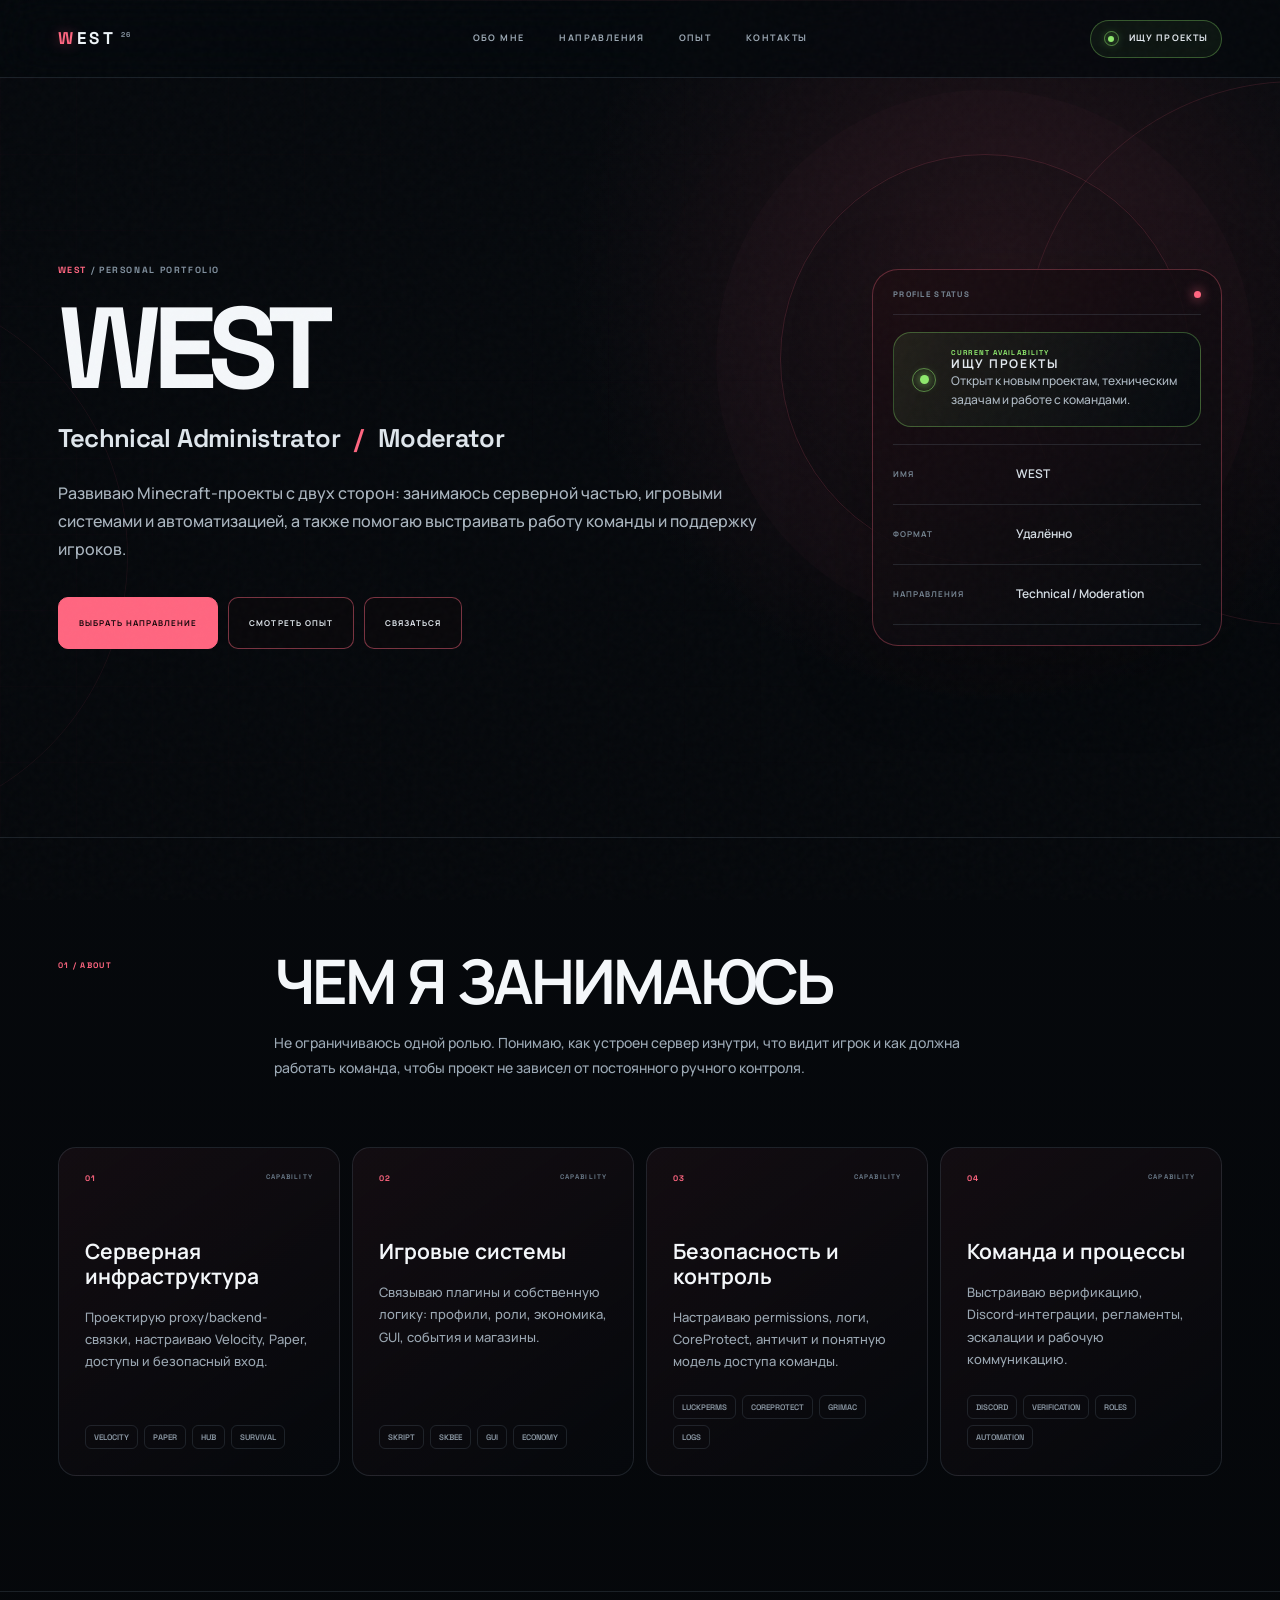
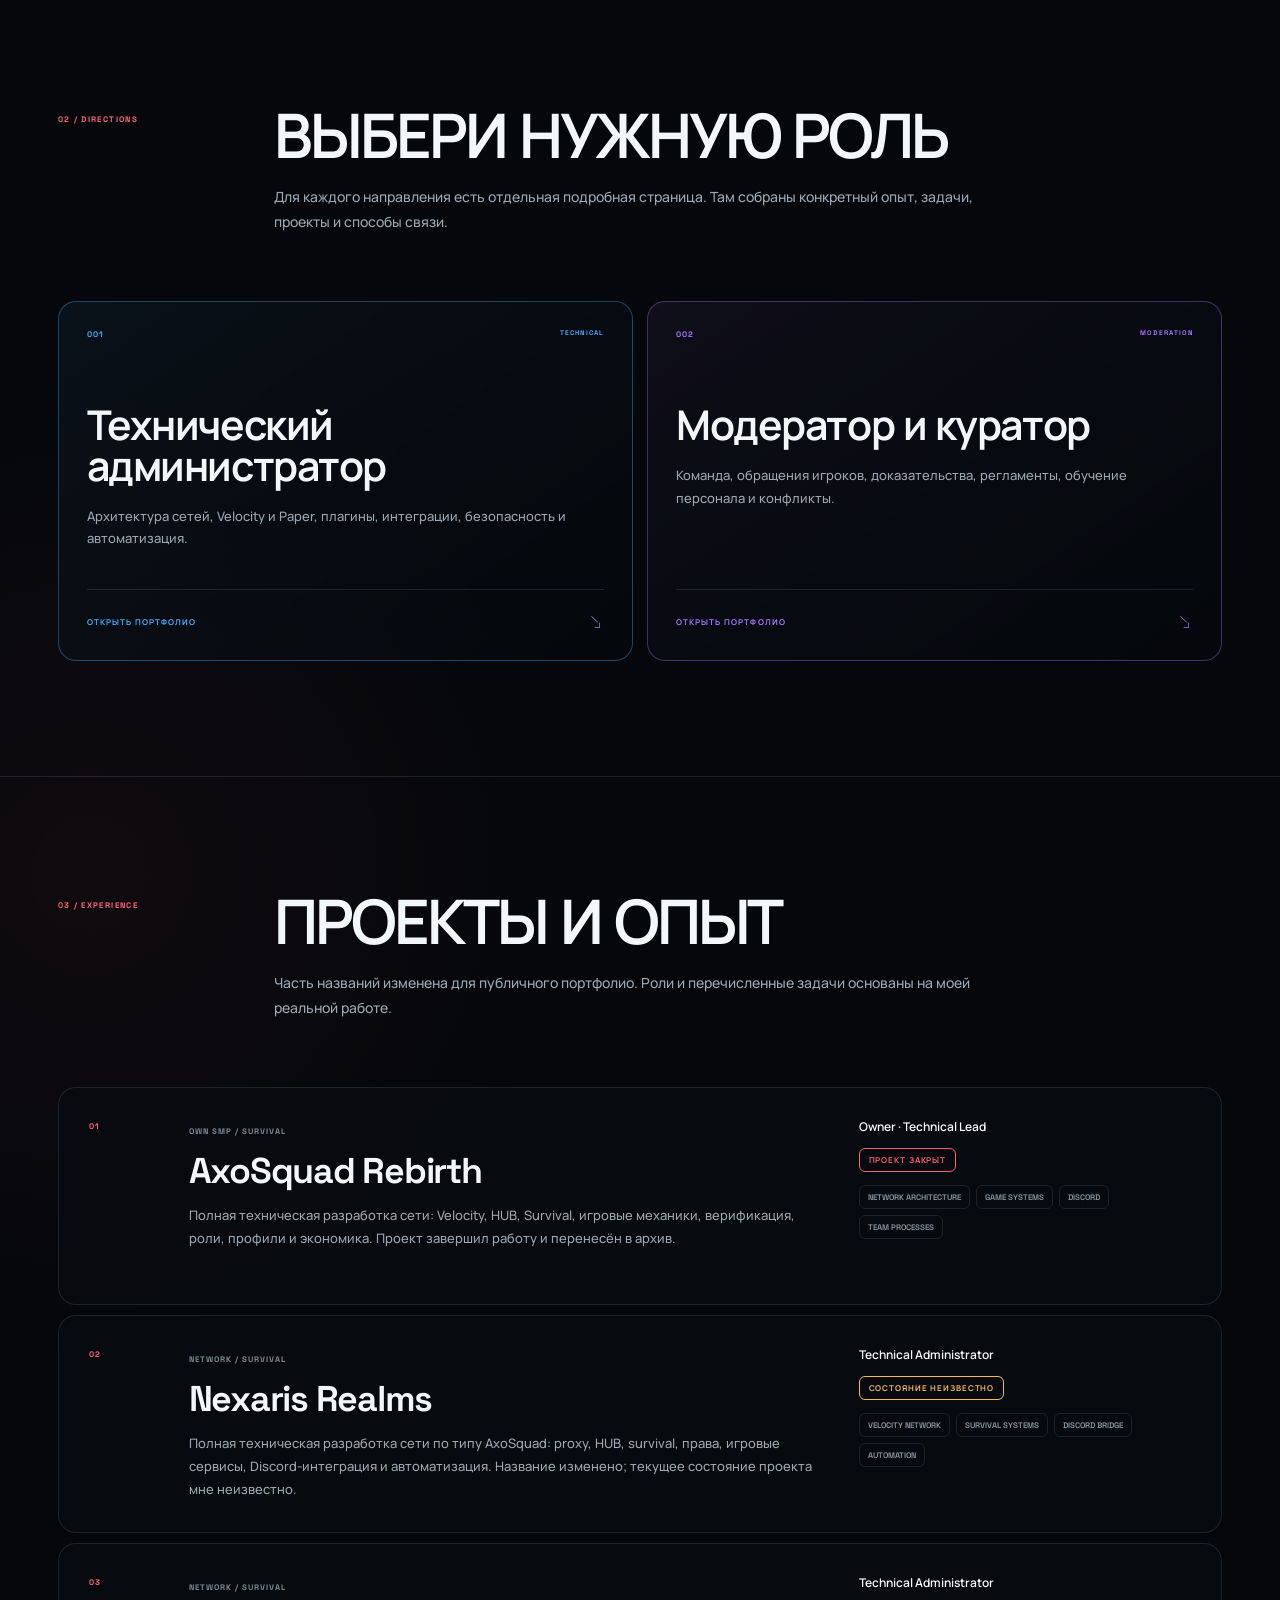
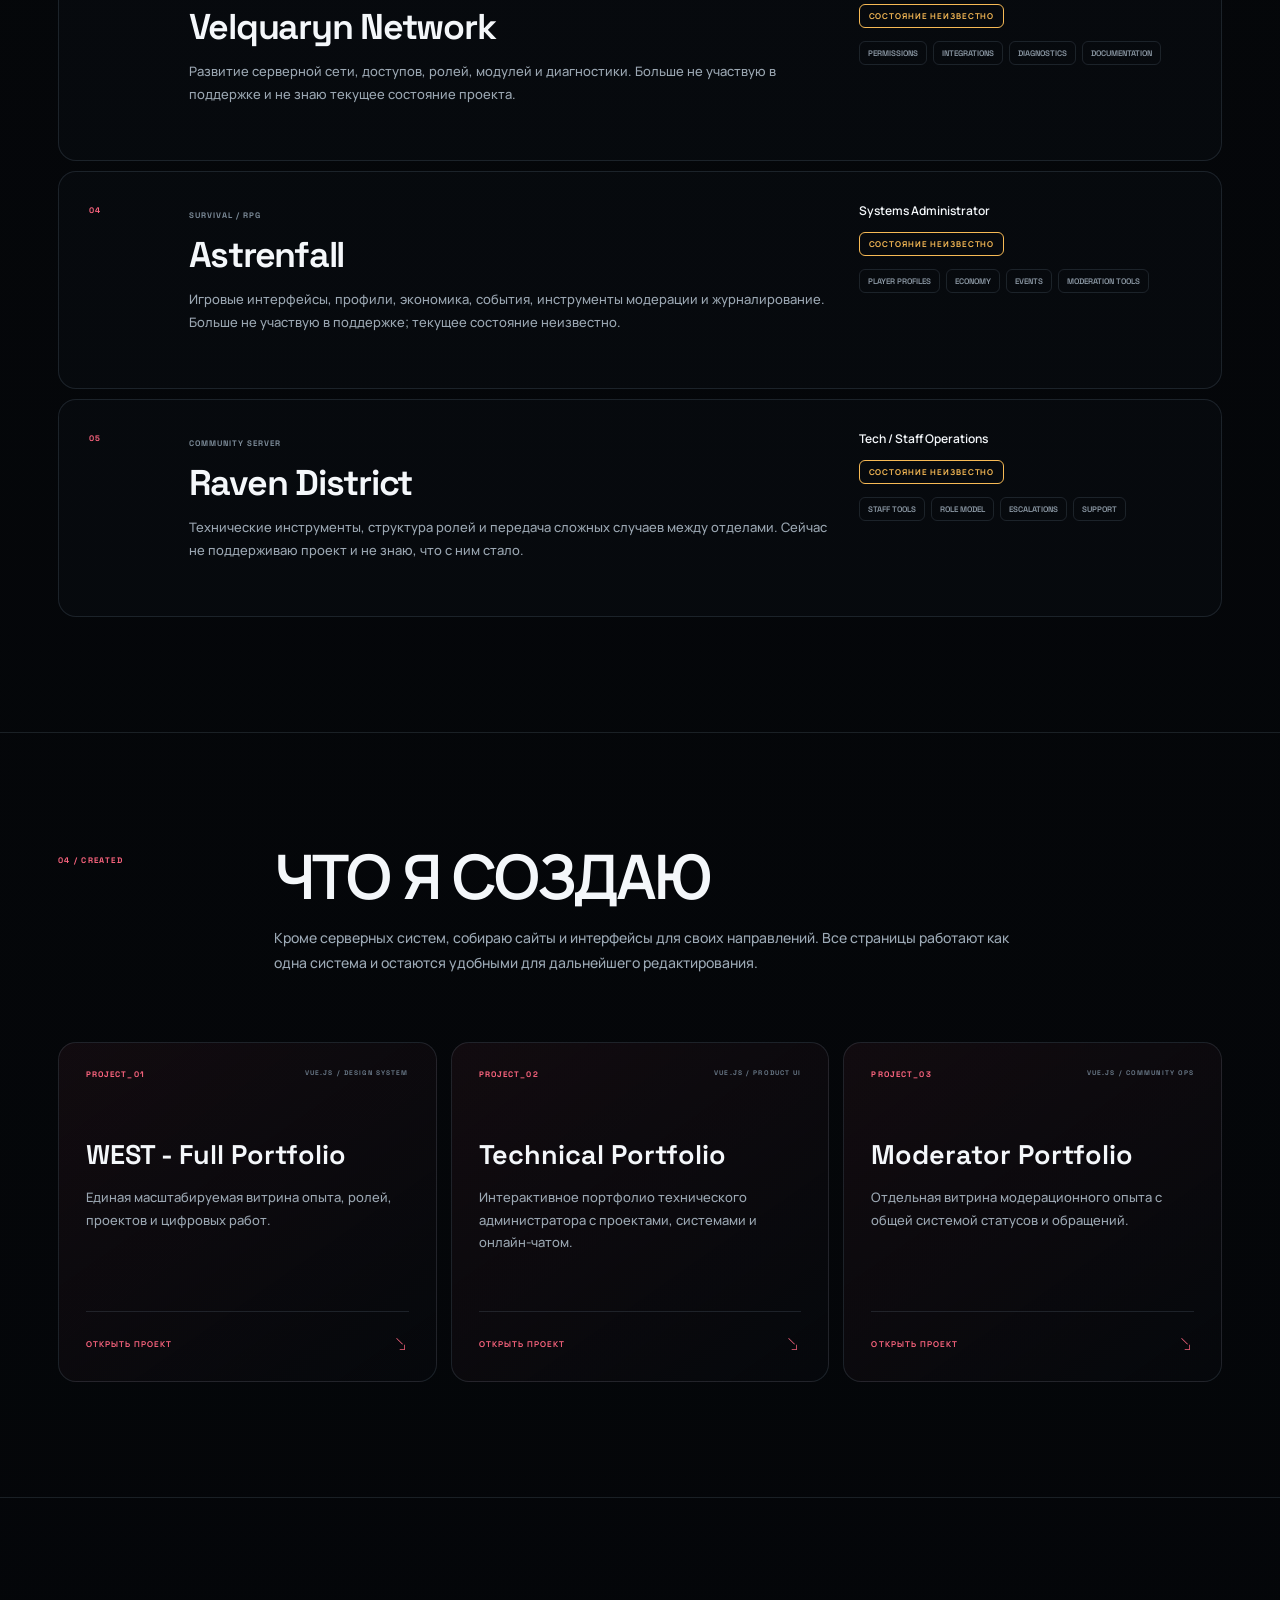
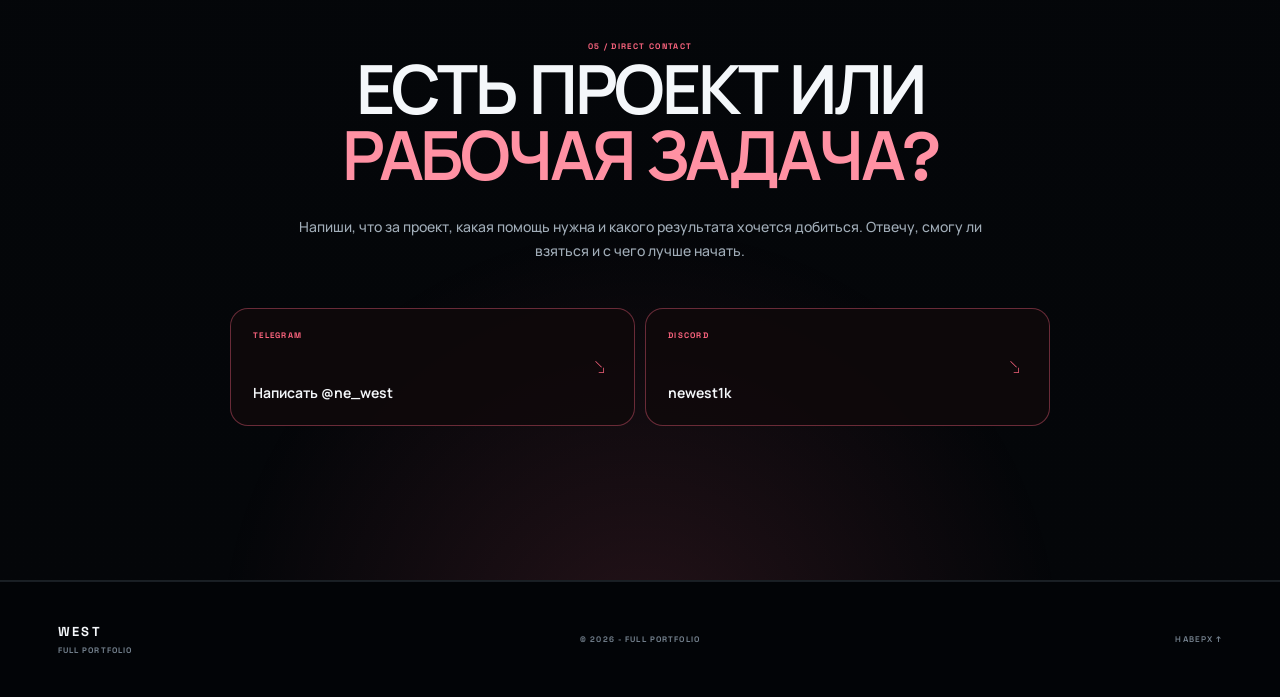
<file: index.html>
<!doctype html>
<html lang="ru">
  <head>
    <meta charset="UTF-8" />
    <meta name="viewport" content="width=device-width, initial-scale=1.0" />
    <meta name="theme-color" content="#05070a" />
    <meta name="description" content="Полное портфолио WEST: техническое администрирование, модерация, проекты и веб-разработка." />
    <meta property="og:title" content="WEST — Full Portfolio" />
    <meta property="og:description" content="Build. Operate. Moderate. Технические системы, команды и цифровые продукты." />
    <meta property="og:image" content="https://west1kfull.github.io/og-v2.png" />
    <meta property="og:type" content="website" />
    <meta property="og:url" content="https://west1kfull.github.io/" />
    <meta name="twitter:card" content="summary_large_image" />
    <meta name="twitter:image" content="https://west1kfull.github.io/og-v2.png" />
    <title>WEST — Full Portfolio</title>
    <script type="module" crossorigin src="/assets/index-VRvYQUbN.js"></script>
    <link rel="stylesheet" crossorigin href="/assets/index-DHWx1jeB.css">
  </head>
  <body>
    <div id="app"></div>
  </body>
</html>
</file>
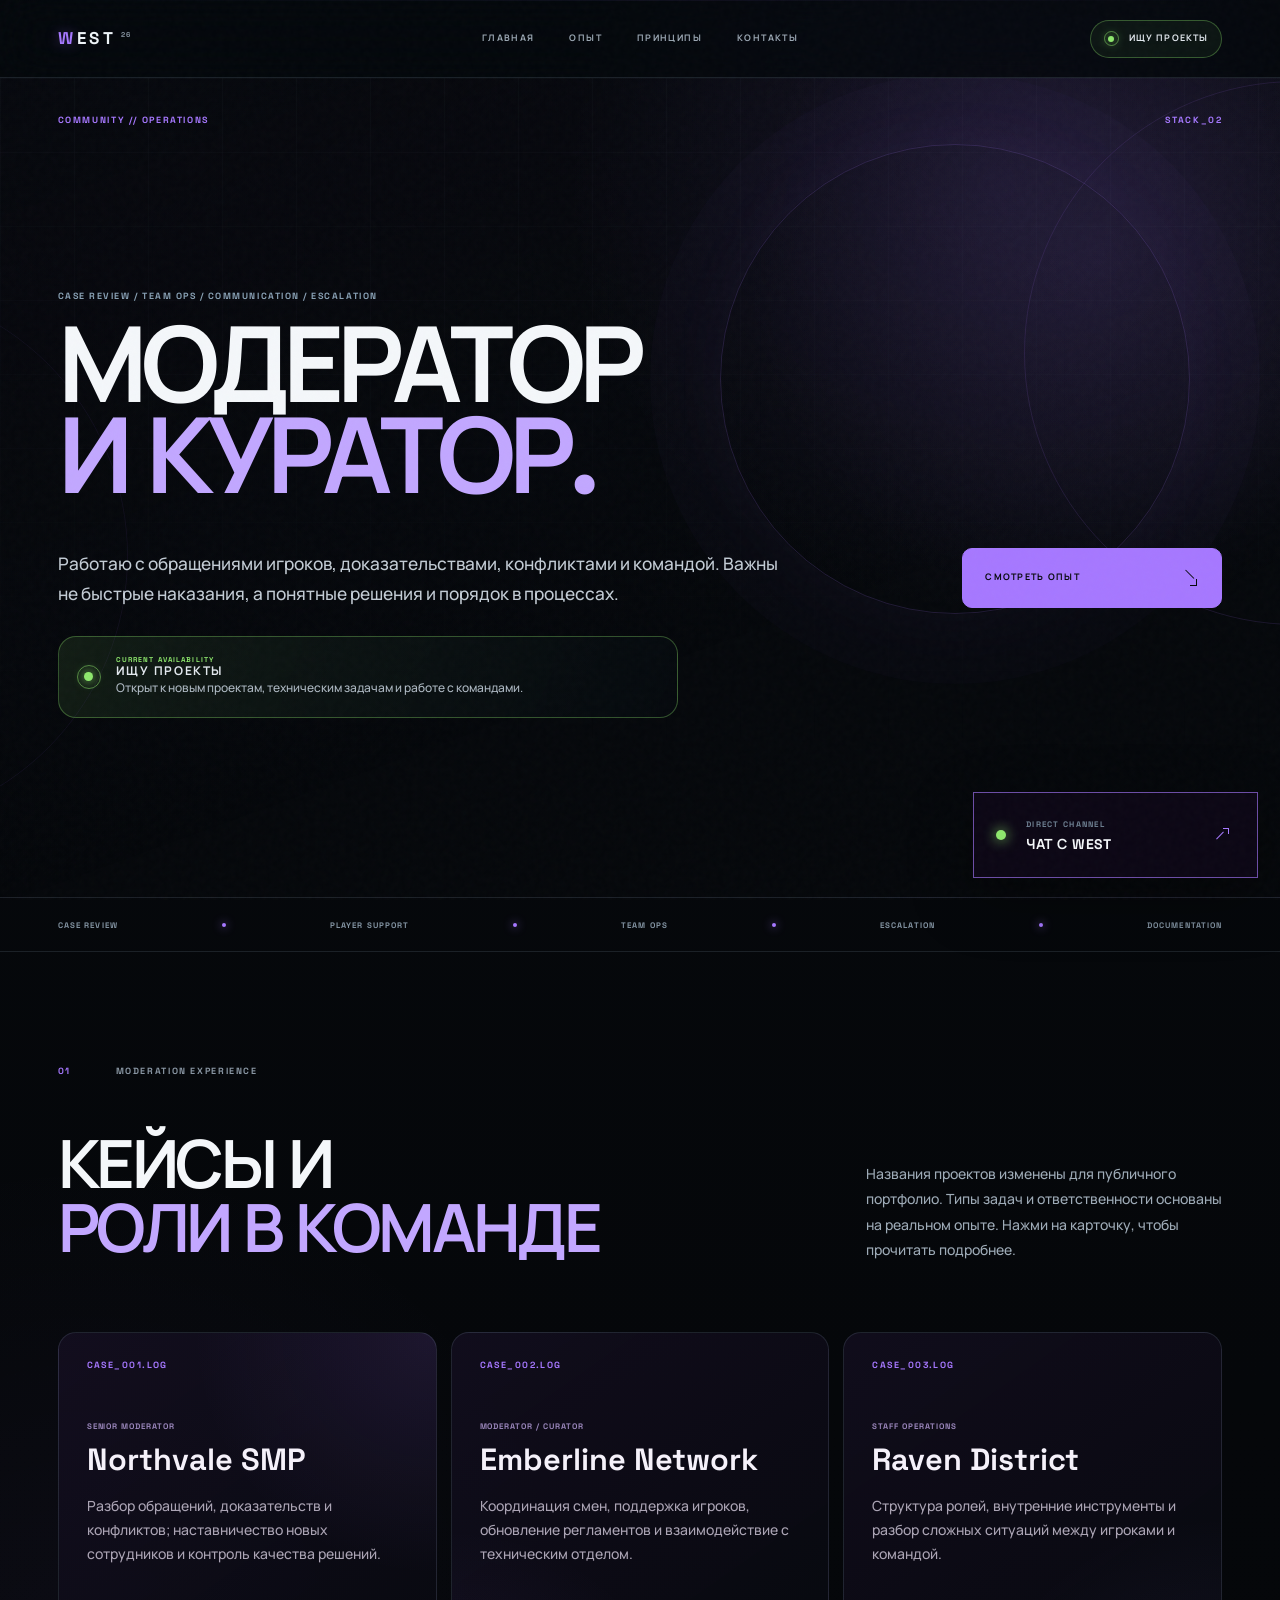
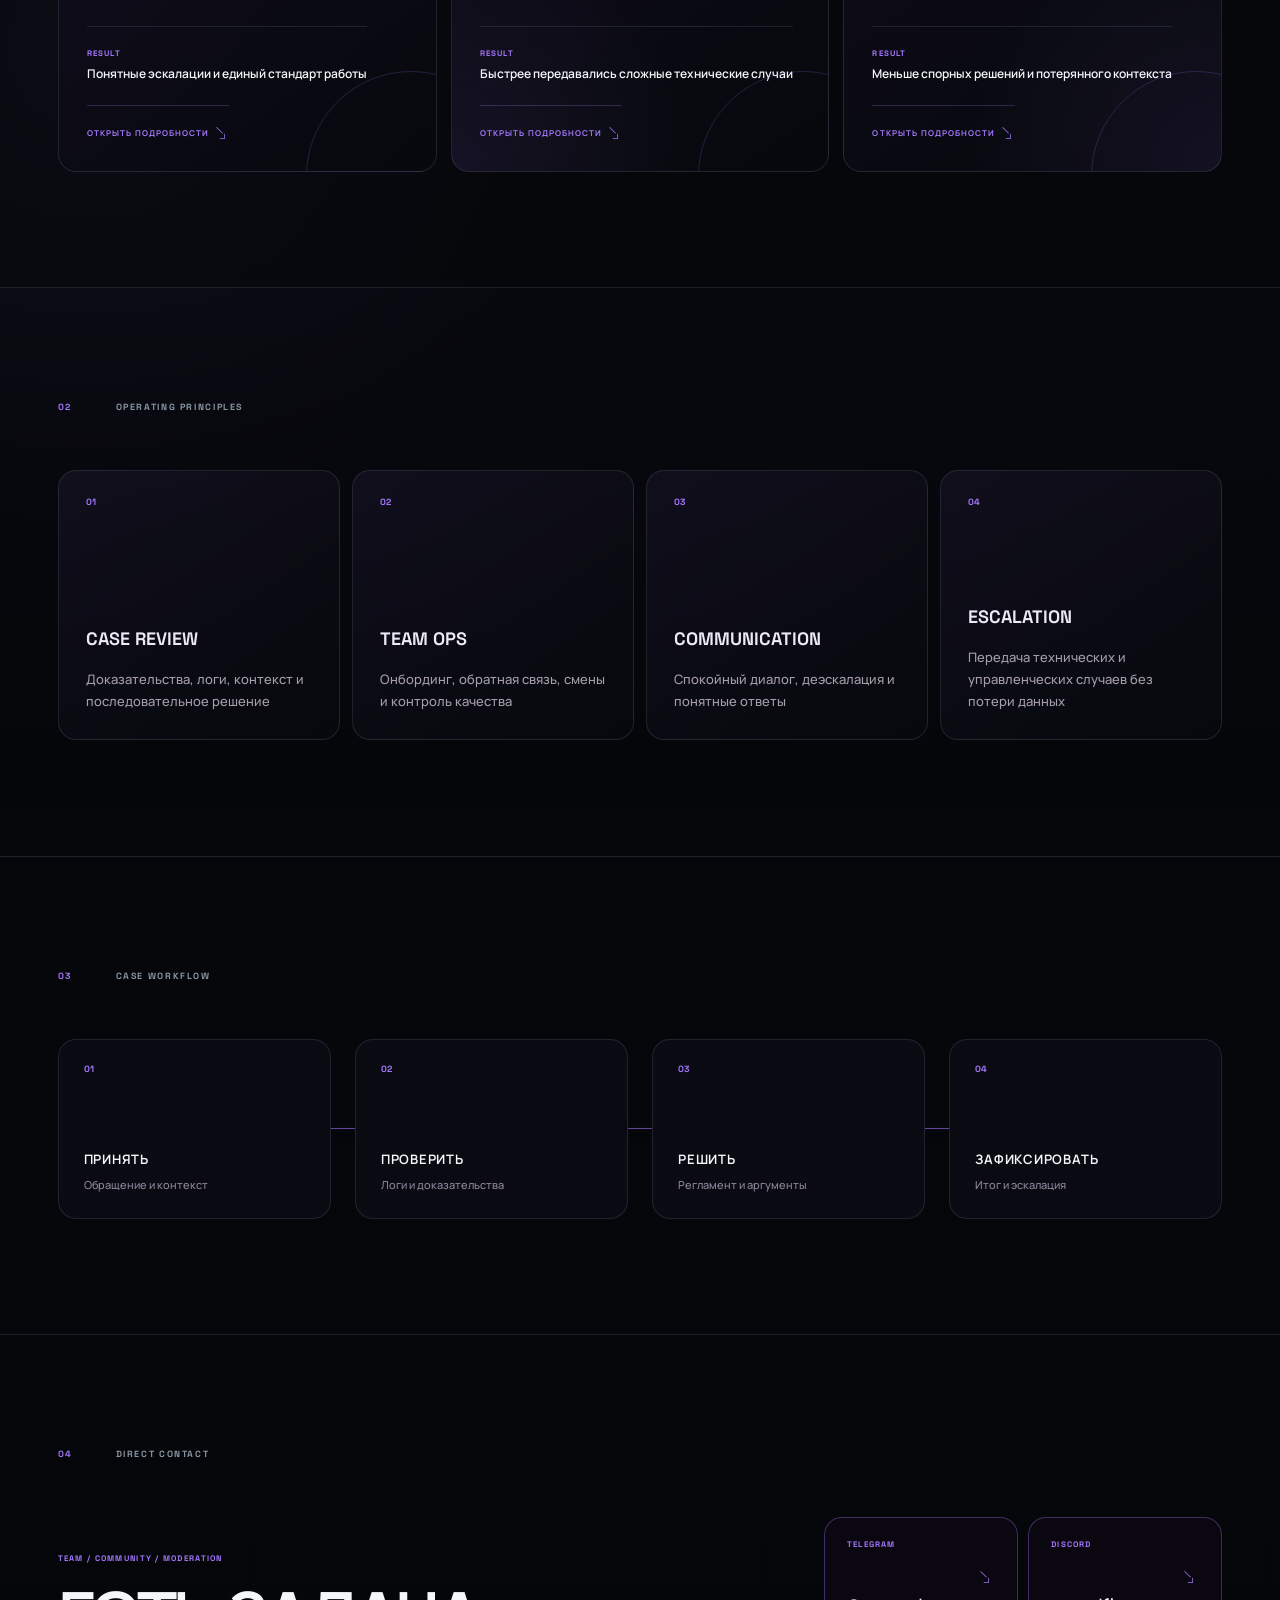
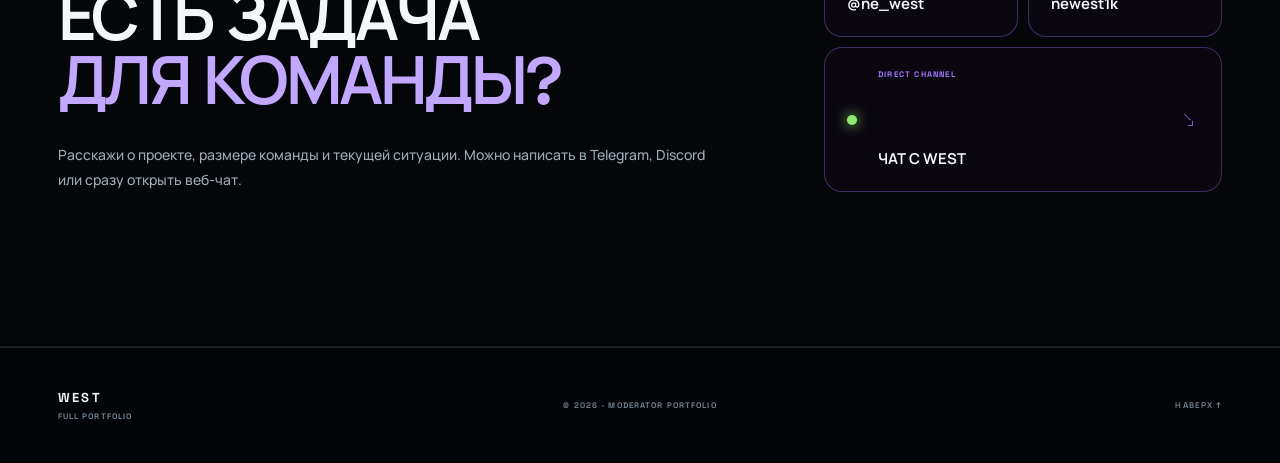
<file: moderator/index.html>
<!doctype html>
<html lang="ru">
  <head>
    <meta charset="UTF-8" />
    <meta name="viewport" content="width=device-width, initial-scale=1.0" />
    <meta name="theme-color" content="#08060c" />
    <meta name="description" content="Портфолио WEST в сфере модерации, управления командой и поддержки игроков." />
    <meta property="og:title" content="WEST — Moderator Portfolio" />
    <meta property="og:description" content="Модерация, поддержка игроков, команда и понятные процессы." />
    <meta property="og:image" content="https://west1kfull.github.io/og-v2.png" />
    <meta property="og:type" content="website" />
    <meta property="og:url" content="https://west1kfull.github.io/moderator/" />
    <meta name="twitter:card" content="summary_large_image" />
    <meta name="twitter:image" content="https://west1kfull.github.io/og-v2.png" />
    <title>WEST — Moderator Portfolio</title>
    <script type="module" crossorigin src="/moderator/assets/index-BFG519j8.js"></script>
    <link rel="stylesheet" crossorigin href="/moderator/assets/index-DDkGB3ye.css">
  </head>
  <body>
    <div id="app"></div>
  </body>
</html>
</file>
<file: assets/index-DHWx1jeB.css>
.contact-gate[data-v-df534f27]{position:relative}.contact-gate-content[data-v-df534f27]{transition:filter .35s,opacity .35s,transform .35s}.contact-gate.is-locked[data-v-df534f27]{min-height:260px}.contact-gate.is-locked .contact-gate-content[data-v-df534f27]{filter:blur(9px);opacity:.22;pointer-events:none;-webkit-user-select:none;user-select:none;transform:scale(.99)}.contact-gate-message[data-v-df534f27]{--status-color:var(--accent);z-index:3;border:1px solid rgba(var(--accent-rgb), .48);border-radius:var(--radius-md);width:min(520px,100% - 32px);box-shadow:0 24px 70px #00000080, 0 0 46px rgba(var(--accent-rgb), .1);-webkit-backdrop-filter:blur(18px);backdrop-filter:blur(18px);text-align:left;background:#05090ee6;grid-template-columns:24px 1fr;gap:16px;padding:22px;display:grid;position:absolute;top:50%;left:50%;transform:translate(-50%,-50%)}.contact-gate-message .status-orbit[data-v-df534f27]{flex-basis:24px;width:24px;min-width:24px;height:24px}.contact-gate-message div[data-v-df534f27]{gap:7px;display:grid}.contact-gate-message small[data-v-df534f27]{color:var(--accent);font:700 7px/1 var(--font-display);letter-spacing:.17em}.contact-gate-message strong[data-v-df534f27]{color:var(--text);font:700 15px/1.15 var(--font-display);letter-spacing:.08em}.contact-gate-message p[data-v-df534f27]{color:var(--text-soft);margin:0;font-size:12px;line-height:1.6}@media (width<=640px){.contact-gate-message[data-v-df534f27]{grid-template-columns:20px 1fr;padding:18px}.contact-gate-message .status-orbit[data-v-df534f27]{flex-basis:20px;width:20px;min-width:20px;height:20px}}@font-face{font-family:Manrope;font-style:normal;font-weight:400 700;font-display:swap;src:url(/assets/manrope-cyrillic-Dvxsihut.woff2)format("woff2");unicode-range:U+301,U+400-45F,U+490-491,U+4B0-4B1,U+2116}@font-face{font-family:Manrope;font-style:normal;font-weight:400 700;font-display:swap;src:url(/assets/manrope-latin-DHIcAJRg.woff2)format("woff2");unicode-range:U+??,U+131,U+152-153,U+2BB-2BC,U+2C6,U+2DA,U+2DC,U+304,U+308,U+329,U+2000-206F,U+20AC,U+2122,U+2191,U+2193,U+2212,U+2215,U+FEFF,U+FFFD}@font-face{font-family:Space Grotesk;font-style:normal;font-weight:500 700;font-display:swap;src:url(/assets/space-grotesk-latin-ext-D9tNdqV9.woff2)format("woff2");unicode-range:U+100-2BA,U+2BD-2C5,U+2C7-2CC,U+2CE-2D7,U+2DD-2FF,U+304,U+308,U+329,U+1D00-1DBF,U+1E00-1E9F,U+1EF2-1EFF,U+2020,U+20A0-20AB,U+20AD-20C0,U+2113,U+2C60-2C7F,U+A720-A7FF}@font-face{font-family:Space Grotesk;font-style:normal;font-weight:500 700;font-display:swap;src:url(/assets/space-grotesk-latin-BhU9QXUp.woff2)format("woff2");unicode-range:U+??,U+131,U+152-153,U+2BB-2BC,U+2C6,U+2DA,U+2DC,U+304,U+308,U+329,U+2000-206F,U+20AC,U+2122,U+2191,U+2193,U+2212,U+2215,U+FEFF,U+FFFD}:root{--lightningcss-light: ;--lightningcss-dark:initial;color-scheme:dark;--bg:#05070a;--bg-deep:#020305;--surface:#091018;--surface-raised:#0d1620;--surface-soft:#0d1620b8;--line:#a4bbd224;--line-strong:#a4bbd247;--text:#f4f7fa;--text-soft:#c3ccd5;--muted:#8996a3;--cyan:#49adff;--cyan-soft:#83c9ff;--violet:#a678ff;--violet-soft:#c2a7ff;--coral:#ff6680;--coral-soft:#ff91a3;--green:#8ee86d;--amber:#f7ba55;--red:#ff5f73;--accent:var(--cyan);--accent-soft:var(--cyan-soft);--accent-rgb:73, 173, 255;--page-width:1480px;--gutter:clamp(20px, 4.5vw, 72px);--space:var(--gutter);--section-space:clamp(78px, 9vw, 132px);--radius-sm:10px;--radius-md:18px;--radius-lg:26px;--shadow-card:0 24px 80px #00000047;--font-display:"Space Grotesk", "Manrope", system-ui, sans-serif;--font-body:"Manrope", system-ui, sans-serif;font-family:var(--font-body);background:var(--bg);color:var(--text);scroll-behavior:smooth}.page-home{--accent:var(--coral);--accent-soft:var(--coral-soft);--accent-rgb:255, 102, 128}.page-technical{--accent:var(--cyan);--accent-soft:var(--cyan-soft);--accent-rgb:73, 173, 255}.page-moderator{--accent:var(--violet);--accent-soft:var(--violet-soft);--accent-rgb:166, 120, 255}.site-shell.site-status-busy{--accent:var(--amber);--accent-soft:#ffd38a;--accent-rgb:247, 186, 85}.site-shell.site-status-vacation{--accent:#8f8cff;--accent-soft:#bbb9ff;--accent-rgb:143, 140, 255}.site-shell.site-status-unavailable{--accent:var(--red);--accent-soft:#ff9aaa;--accent-rgb:255, 95, 115}.site-shell.site-status-found{--accent:#52d6a0;--accent-soft:#98edc8;--accent-rgb:82, 214, 160}*,:before,:after{box-sizing:border-box}html,body,#app{background:var(--bg);min-height:100%;margin:0}body{color:var(--text);font-family:var(--font-body);-webkit-font-smoothing:antialiased;text-rendering:optimizelegibility;overflow-x:hidden}body.menu-open,body.chat-open{overflow:hidden}a{color:inherit;text-decoration:none}button,input,textarea{color:inherit;font:inherit}button,a{-webkit-tap-highlight-color:transparent}button{margin:0}img,video{max-width:100%;display:block}::selection{background:rgba(var(--accent-rgb), .34);color:#fff}:focus-visible{outline:2px solid var(--accent);outline-offset:4px}.skip-link{z-index:1000;border-radius:var(--radius-sm);background:var(--text);color:var(--bg);padding:12px 16px;font-weight:700;transition:transform .2s;position:fixed;top:12px;left:12px;transform:translateY(-180%)}.skip-link:focus{transform:translateY(0)}.site-shell{isolation:isolate;background:radial-gradient(circle at 78% 5%, rgba(var(--accent-rgb), .11), transparent 27rem), radial-gradient(circle at 7% 45%, rgba(var(--accent-rgb), .045), transparent 31rem), linear-gradient(180deg, #06090d 0%, var(--bg) 38%, #040609 100%);min-height:100vh;position:relative;overflow:clip}.site-shell *{font-family:var(--font-display)}.page-content{z-index:2;position:relative}.page-content:focus{outline:none}.ambient-grid{z-index:-3;pointer-events:none;opacity:.3;background-image:linear-gradient(#96b4cf09 1px,#0000 1px),linear-gradient(90deg,#96b4cf09 1px,#0000 1px);background-size:76px 76px;position:fixed;inset:0;-webkit-mask-image:linear-gradient(#000 0%,#0000 82%);mask-image:linear-gradient(#000 0%,#0000 82%)}.ambient-glow{z-index:-2;pointer-events:none;border:1px solid rgba(var(--accent-rgb), .13);filter:blur(.2px);border-radius:50%;width:34rem;height:34rem;position:fixed}.ambient-glow-one{top:9%;right:-18rem}.ambient-glow-two{opacity:.55;bottom:8%;left:-26rem}.noise{z-index:60;pointer-events:none;opacity:.022;background-image:url("data:image/svg+xml,%3Csvg viewBox='0 0 180 180' xmlns='http://www.w3.org/2000/svg'%3E%3Cfilter id='n'%3E%3CfeTurbulence type='fractalNoise' baseFrequency='.82' numOctaves='3' stitchTiles='stitch'/%3E%3C/filter%3E%3Crect width='100%25' height='100%25' filter='url(%23n)'/%3E%3C/svg%3E");position:fixed;inset:0}.scan-beam{z-index:59;pointer-events:none;opacity:.07;background:linear-gradient(90deg, transparent, var(--accent), transparent);height:1px;animation:14s linear infinite scan;position:fixed;left:0;right:0}.site-header{z-index:50;width:100%;min-height:78px;padding:0 var(--gutter);border-bottom:1px solid var(--line);-webkit-backdrop-filter:blur(22px)saturate(140%);backdrop-filter:blur(22px)saturate(140%);background:#05080cc7;grid-template-columns:minmax(150px,1fr) auto minmax(150px,1fr);align-items:center;display:grid;position:sticky;top:0}.wordmark{color:#eef4f8;width:max-content;font:700 17px/1 var(--font-display);letter-spacing:.23em}.wordmark span{color:var(--accent);text-shadow:0 0 14px rgba(var(--accent-rgb), .38)}.wordmark sup{color:var(--muted);letter-spacing:.06em;margin-left:4px;font-size:7px}.site-header nav{align-items:center;gap:clamp(20px,2.7vw,44px);display:flex}.site-header nav a{color:#9ca8b4;font:700 9px/1 var(--font-display);letter-spacing:.16em;padding:30px 0;transition:color .22s;position:relative}.site-header nav a:after{content:"";background:var(--accent);height:1px;transition:right .25s;position:absolute;bottom:21px;left:0;right:100%}.site-header nav a:hover{color:#fff}.site-header nav a:hover:after{right:0}.header-side{justify-self:end;align-items:center;gap:12px;display:flex}.menu-toggle{border:1px solid var(--line);border-radius:var(--radius-sm);cursor:pointer;background:#ffffff06;width:44px;height:44px;display:none}.menu-toggle span{background:var(--text);width:18px;height:1px;margin:5px auto;transition:transform .22s;display:block}.menu-toggle[aria-expanded=true] span:first-child{transform:translateY(3px)rotate(45deg)}.menu-toggle[aria-expanded=true] span:last-child{transform:translateY(-3px)rotate(-45deg)}.live-status{--status-color:var(--green);border:1px solid color-mix(in srgb, var(--status-color), transparent 68%);background:color-mix(in srgb, var(--status-color), transparent 94%);border-radius:999px;align-items:center;gap:10px;min-height:38px;padding:0 13px;display:inline-flex}.live-status.status-busy{--status-color:var(--amber)}.live-status.status-unavailable{--status-color:var(--red)}.live-status.status-vacation{--status-color:var(--violet)}.live-status.status-found{--status-color:#52d6a0}.status-orbit{aspect-ratio:1;border:1px solid color-mix(in srgb, var(--status-color), transparent 50%);border-radius:50%;flex:0 0 15px;place-items:center;width:15px;min-width:15px;height:15px;animation:2s ease-out infinite orbit-pulse;display:grid}.status-orbit i{background:var(--status-color);width:6px;height:6px;box-shadow:0 0 11px var(--status-color);border-radius:50%;animation:1.25s ease-in-out infinite dot-blink}.status-copy{gap:2px;font-style:normal;display:grid}.status-copy strong{color:#e2e8ee;font:700 9px/1 var(--font-display);letter-spacing:.13em}.status-copy small{color:var(--status-color);font:700 7px/1 var(--font-display);letter-spacing:.16em}.status-copy em{color:#aeb9c3;max-width:520px;font:500 12px/1.55 var(--font-body);font-style:normal}.live-status.is-prominent{border-radius:var(--radius-md);background:linear-gradient(115deg, color-mix(in srgb, var(--status-color), transparent 90%), #060a0fc7);gap:15px;width:100%;min-height:82px;padding:16px 18px}.live-status.is-prominent .status-orbit{flex-basis:24px;width:24px;min-width:24px;height:24px}.live-status.is-prominent .status-orbit i{width:9px;height:9px}.live-status.is-prominent .status-copy strong{font-size:12px}.site-footer{z-index:3;min-height:116px;padding:28px var(--gutter);border-top:1px solid var(--line);background:#030508e6;grid-template-columns:1fr auto 1fr;align-items:center;gap:24px;display:grid;position:relative}.footer-brand{gap:5px;width:max-content;display:grid}.footer-brand strong{color:var(--text);letter-spacing:.18em;font-size:13px}.footer-brand span,.site-footer p,.to-top{color:#74818e;font:700 8px/1.4 var(--font-display);letter-spacing:.14em;text-transform:uppercase}.site-footer p{text-align:center;margin:0}.to-top{justify-self:end;transition:color .2s,transform .2s}.to-top:hover,.footer-brand:hover span{color:var(--accent)}.to-top:hover{transform:translateY(-3px)}@media (width<=1050px){.site-header{grid-template-columns:1fr auto}.site-header nav{padding:24px var(--gutter) 30px;border-bottom:1px solid var(--line);-webkit-backdrop-filter:blur(22px);backdrop-filter:blur(22px);opacity:0;visibility:hidden;background:#04070bf7;gap:0;transition:opacity .22s,transform .22s,visibility .22s;display:grid;position:fixed;inset:78px 0 auto;transform:translateY(-12px)}.site-header nav.is-open{opacity:1;visibility:visible;transform:translateY(0)}.site-header nav a{border-bottom:1px solid var(--line);padding:17px 0;font-size:11px}.site-header nav a:after{display:none}.menu-toggle{display:block}}@media (width<=700px){.site-header{min-height:70px;padding-inline:16px}.site-header nav{padding-inline:18px;inset-block-start:70px}.wordmark{font-size:15px}.header-side>.live-status{min-height:34px;padding-inline:9px}.header-side .status-copy strong{text-overflow:ellipsis;white-space:nowrap;max-width:84px;font-size:7px;overflow:hidden}.site-footer{text-align:center;grid-template-columns:1fr;justify-items:center;min-height:154px}.footer-brand,.to-top{justify-self:center}}.hero{min-height:min(820px,100vh - 78px);padding:clamp(78px, 9vw, 132px) var(--gutter) clamp(70px, 8vw, 110px);border-bottom:1px solid var(--line);flex-direction:column;justify-content:center;display:flex;position:relative;overflow:hidden}.hero-grid{pointer-events:none;opacity:.2;background-image:linear-gradient(var(--line) 1px, transparent 1px), linear-gradient(90deg, var(--line) 1px, transparent 1px);background-size:74px 74px;animation:24s linear infinite grid-drift;position:absolute;inset:0;-webkit-mask-image:linear-gradient(#000,#0000 92%);mask-image:linear-gradient(#000,#0000 92%)}.hero:before{aspect-ratio:1;border:1px solid rgba(var(--accent-rgb), .17);content:"";width:min(37vw,470px);box-shadow:0 0 0 70px rgba(var(--accent-rgb), .018), 0 0 70px rgba(var(--accent-rgb), .04);border-radius:50%;animation:8s ease-in-out infinite halo-breathe;position:absolute;top:8%;right:7%}.hero-kicker{top:38px;right:var(--gutter);left:var(--gutter);color:var(--accent);font:700 9px/1 var(--font-display);letter-spacing:.18em;justify-content:space-between;display:flex;position:absolute}.hero-overline{z-index:2;color:#89a1b5;font:700 9px/1.5 var(--font-display);letter-spacing:.17em;margin:20px 0 18px;position:relative}.role-title{z-index:2;max-width:1100px;color:var(--text);font:700 clamp(56px, 8.2vw, 124px)/.86 var(--font-display);letter-spacing:-.065em;text-transform:uppercase;margin:0;position:relative}.role-title span{display:block}.role-title span:last-child{color:var(--accent-soft)}.hero-bottom{z-index:2;justify-content:space-between;align-items:end;gap:48px;margin-top:46px;display:flex;position:relative}.hero-bottom>p{max-width:730px;color:var(--text-soft);font:500 clamp(15px, 1.35vw, 20px)/1.7 var(--font-body);margin:0}.primary-action{border:1px solid var(--accent);border-radius:var(--radius-sm);background:var(--accent);color:#07090c;min-width:260px;min-height:60px;font:700 9px/1 var(--font-display);letter-spacing:.14em;justify-content:space-between;align-items:center;padding:0 22px;transition:transform .25s,box-shadow .25s;display:flex}.primary-action:hover{box-shadow:0 16px 45px rgba(var(--accent-rgb), .2);transform:translateY(-4px)}.hero-status{z-index:2;width:min(620px,100%);margin-top:28px;position:relative}.css-arrow{flex:0 0 20px;width:20px;height:20px;display:block;position:relative}.css-arrow:before{content:"";transform-origin:100%;background:currentColor;width:12px;height:1px;position:absolute;top:10px;left:3px;transform:rotate(45deg)}.css-arrow:after{content:"";border-bottom:1px solid;border-right:1px solid;width:7px;height:7px;position:absolute;bottom:2px;right:2px}.section{width:min(100%, calc(var(--page-width) + var(--gutter) * 2));padding:var(--section-space) var(--gutter);border-bottom:1px solid var(--line);margin:0 auto;position:relative}.section-label{color:var(--muted);font:700 9px/1 var(--font-display);letter-spacing:.18em;grid-template-columns:58px 1fr;margin-bottom:clamp(34px,5vw,58px);display:grid}.section-label span:first-child{color:var(--accent)}.section-heading{grid-template-columns:minmax(0,1.25fr) minmax(280px,.62fr);align-items:end;gap:clamp(38px,7vw,100px);margin-bottom:clamp(42px,6vw,70px);display:grid}.section-heading h2,.contact-channel h2{color:var(--text);font:650 clamp(40px, 5.2vw, 76px)/.96 var(--font-display);letter-spacing:-.052em;margin:0}.section-heading h2 em,.contact-channel h2 em{color:var(--accent-soft);font-style:normal}.section-heading>p,.channel-layout>div>p{color:#9eabb7;font:500 14px/1.8 var(--font-body);margin:0}.signal-strip{min-height:54px;padding:0 var(--gutter);border-bottom:1px solid var(--line);color:#8495a4;font:700 8px/1 var(--font-display);letter-spacing:.14em;justify-content:space-between;align-items:center;gap:22px;display:flex;overflow:hidden}.signal-strip i{background:var(--accent);width:4px;height:4px;box-shadow:0 0 10px var(--accent);border-radius:50%;flex:0 0 4px;animation:1.4s ease-in-out infinite dot-blink}.case-grid{grid-template-columns:repeat(3,minmax(0,1fr));gap:14px;display:grid}.case-card{border:1px solid var(--line);border-radius:var(--radius-md);background:radial-gradient(circle at 100% 0%, rgba(var(--accent-rgb), .1), transparent 42%), linear-gradient(145deg, #171025b8, #06090de0);min-height:440px;color:var(--text);text-align:left;cursor:pointer;flex-direction:column;padding:28px;transition:transform .32s,border-color .32s,box-shadow .32s;display:flex;position:relative;overflow:hidden}.case-card:before{border:1px solid rgba(var(--accent-rgb), .2);content:"";border-radius:50%;width:210px;height:210px;position:absolute;bottom:-110px;right:-80px}.case-card:hover,.case-card:focus-visible{border-color:rgba(var(--accent-rgb), .52);box-shadow:var(--shadow-card);transform:translateY(-7px)}.case-code{color:var(--accent);font:700 9px/1 var(--font-display);letter-spacing:.16em}.case-card>span{color:#9b87bc;font:700 8px/1 var(--font-display);letter-spacing:.12em;text-transform:uppercase;margin-top:52px}.case-card h3{color:#f5f1fa;font:650 clamp(25px, 2.4vw, 34px)/1.05 var(--font-display);margin:14px 0 18px}.case-card p{color:#aba4b4;font:500 14px/1.72 var(--font-body);margin:0}.case-card footer{border-top:1px solid var(--line);gap:8px;margin-top:auto;padding-top:22px;display:grid}.case-card footer small{color:var(--accent);font:700 8px/1 var(--font-display);letter-spacing:.15em}.case-card footer strong{font:600 12px/1.5 var(--font-body)}.card-open-hint{z-index:2;border-top:1px solid rgba(var(--accent-rgb), .24);color:var(--accent);font:700 8px/1 var(--font-display);letter-spacing:.13em;justify-content:space-between;align-items:center;margin-top:22px;padding-top:17px;display:flex;position:relative}.card-open-hint .css-arrow{transform:scale(.72)}.moderation-grid{grid-template-columns:repeat(4,minmax(0,1fr));gap:12px;display:grid}.moderation-card{border:1px solid var(--line);border-radius:var(--radius-md);background:linear-gradient(145deg, rgba(var(--accent-rgb), .065), #070a0eb3);flex-direction:column;min-height:270px;padding:27px;transition:transform .28s,border-color .28s;display:flex}.moderation-card:hover{border-color:rgba(var(--accent-rgb), .45);transform:translateY(-6px)}.moderation-card span{color:var(--accent);font:700 9px/1 var(--font-display)}.moderation-card h3{color:#eee9f7;font:650 18px/1.15 var(--font-display);margin:auto 0 18px}.moderation-card p{color:#a69ead;font:500 13px/1.7 var(--font-body);margin:0}.process-track{grid-template-columns:1fr 24px 1fr 24px 1fr 24px 1fr;align-items:center;display:grid}.process-track>div{border:1px solid var(--line);border-radius:var(--radius-md);background:rgba(var(--accent-rgb), .045);flex-direction:column;min-height:180px;padding:25px;display:flex}.process-track>div span{color:var(--accent);font:700 9px/1 var(--font-display)}.process-track>div strong{font:650 13px/1.25 var(--font-display);letter-spacing:.06em;margin-top:auto}.process-track>div small{color:#8f879b;font:500 11px/1.4 var(--font-body);margin-top:9px}.process-track>i{background:rgba(var(--accent-rgb), .58);height:1px;box-shadow:0 0 10px rgba(var(--accent-rgb), .25)}.contact-channel{padding-bottom:clamp(105px,11vw,160px)}.channel-layout{grid-template-columns:1fr minmax(320px,.6fr);align-items:end;gap:clamp(44px,8vw,110px);display:grid}.channel-layout>div>small{color:var(--accent);font:700 8px/1 var(--font-display);letter-spacing:.16em;margin-bottom:24px;display:block}.channel-layout>div>p{max-width:720px;margin-top:28px}.chat-entry-card{--card-color:var(--accent);border:1px solid rgba(var(--accent-rgb), .44);border-radius:var(--radius-md);background:linear-gradient(145deg, rgba(var(--accent-rgb), .09), #05090eeb);min-height:160px;color:var(--text);text-align:left;cursor:pointer;grid-template-rows:auto 1fr;grid-template-columns:18px 1fr 24px;gap:14px 15px;padding:30px 34px;transition:transform .28s,border-color .28s,box-shadow .28s;display:grid}.chat-entry-card:hover{border-color:var(--accent);box-shadow:0 20px 60px rgba(var(--accent-rgb), .13);transform:translateY(-6px)}.channel-dot{background:var(--green);width:10px;height:10px;box-shadow:0 0 13px var(--green);border-radius:50%;grid-row:1/3;align-self:center;animation:1.2s ease-in-out infinite dot-blink}.chat-entry-card small{color:#7e8d9c;font:700 8px/1 var(--font-display);letter-spacing:.15em}.chat-entry-card strong{font:700 17px/1 var(--font-display);align-self:end}.chat-entry-card .css-arrow{color:var(--accent);grid-area:1/3/3;align-self:center}.details-backdrop{--modal-accent:var(--cyan);z-index:200;-webkit-backdrop-filter:blur(14px);backdrop-filter:blur(14px);background:#020407d6;place-items:center;padding:clamp(12px,4vw,54px);display:grid;position:fixed;inset:0}.details-backdrop.theme-violet{--modal-accent:var(--violet)}.details-dialog{border:1px solid color-mix(in srgb, var(--modal-accent), transparent 48%);border-radius:var(--radius-lg);background:radial-gradient(circle at 90% 0%, color-mix(in srgb, var(--modal-accent), transparent 88%), transparent 35%), #070b10;width:min(940px,100%);max-height:92dvh;position:relative;overflow:auto;box-shadow:0 36px 130px #000000a6}.details-dialog-head{z-index:3;border-bottom:1px solid var(--line);border-radius:var(--radius-lg) var(--radius-lg) 0 0;-webkit-backdrop-filter:blur(16px);backdrop-filter:blur(16px);background:#070b10ed;justify-content:space-between;align-items:center;min-height:74px;padding:16px clamp(20px,4vw,42px);display:flex;position:sticky;top:0}.details-dialog-head>div{flex-wrap:wrap;gap:10px 20px;display:flex}.details-dialog-head span,.details-dialog-head small{font:700 8px/1 var(--font-display);letter-spacing:.15em}.details-dialog-head span{color:var(--modal-accent)}.details-dialog-head small{color:var(--muted)}.details-close{border:1px solid var(--line);cursor:pointer;background:#ffffff06;border-radius:50%;flex:0 0 40px;width:40px;height:40px;position:relative}.details-close i{background:#dce5ed;width:15px;height:1px;position:absolute;top:19px;left:12px;transform:rotate(45deg)}.details-close i:last-child{transform:rotate(-45deg)}.details-dialog-body{padding:clamp(30px,6vw,68px)}.details-overline{color:var(--modal-accent);font:700 8px/1 var(--font-display);letter-spacing:.18em;margin:0 0 18px}.details-dialog h2{max-width:760px;color:var(--text);font:650 clamp(38px, 6vw, 72px)/.96 var(--font-display);letter-spacing:-.045em;margin:0}.details-intro{color:#b7c1ca;max-width:800px;font:500 clamp(14px, 1.5vw, 18px)/1.75 var(--font-body);margin:28px 0 0}.details-work{margin-top:48px}.details-work h3{color:#778795;font:700 8px/1 var(--font-display);letter-spacing:.16em;margin:0 0 18px}.details-work ol{border-top:1px solid var(--line);margin:0;padding:0;list-style:none}.details-work li{border-bottom:1px solid var(--line);grid-template-columns:50px 1fr;align-items:center;min-height:76px;padding:17px 0;display:grid}.details-work li>span{color:var(--modal-accent);font:700 8px/1 var(--font-display)}.details-work li p{color:#d1d8df;font:500 14px/1.65 var(--font-body);margin:0}.details-result{border-left:2px solid var(--modal-accent);border-radius:0 var(--radius-sm) var(--radius-sm) 0;background:color-mix(in srgb, var(--modal-accent), transparent 94%);margin-top:40px;padding:23px 25px}.details-result small{color:var(--modal-accent);font:700 8px/1 var(--font-display);letter-spacing:.15em}.details-result p{color:#c2ccd5;font:500 14px/1.7 var(--font-body);margin:12px 0 0}.state-closed{color:var(--red)}.state-unknown{color:var(--amber)}@media (width<=1050px){.section-heading,.channel-layout,.case-grid{grid-template-columns:1fr}.case-card{min-height:390px}.moderation-grid{grid-template-columns:repeat(2,minmax(0,1fr))}}@media (width<=700px){.hero{min-height:auto;padding:112px 18px 64px}.hero:before{width:280px;top:58px;right:-100px}.hero-kicker{font-size:7px;top:30px;left:18px;right:18px}.role-title{font-size:clamp(48px,15vw,74px);line-height:.9}.hero-bottom{flex-direction:column;align-items:stretch}.primary-action{width:100%;min-width:0}.section{padding:76px 18px}.section-label{grid-template-columns:42px 1fr}.section-heading h2,.contact-channel h2{font-size:clamp(36px,11vw,54px)}.signal-strip{justify-content:flex-start;overflow-x:auto}.signal-strip span{flex:none}.moderation-grid{grid-template-columns:1fr}.moderation-card{min-height:220px}.process-track{grid-template-columns:1fr;gap:8px}.process-track>i{justify-self:center;width:1px;height:20px}.chat-entry-card{min-height:140px;padding:24px 22px}.details-backdrop{align-items:end;padding:7px}.details-dialog{border-radius:var(--radius-md) var(--radius-md) 0 0;max-height:95dvh}.details-dialog-head{border-radius:var(--radius-md) var(--radius-md) 0 0}.details-dialog-body{padding:30px 20px}.details-work li{grid-template-columns:36px 1fr;align-items:start}}.reveal{opacity:0;transition:opacity .72s,transform .72s cubic-bezier(.2,.72,.2,1);transform:translateY(24px)}.reveal.is-visible{opacity:1;transform:translateY(0)}.details-enter-active,.details-leave-active{transition:opacity .25s}.details-enter-active .details-dialog,.details-leave-active .details-dialog{transition:transform .34s cubic-bezier(.2,.8,.2,1),opacity .25s}.details-enter-from,.details-leave-to{opacity:0}.details-enter-from .details-dialog,.details-leave-to .details-dialog{opacity:0;transform:translateY(24px)scale(.98)}@keyframes scan{0%{top:-2px}to{top:100vh}}@keyframes grid-drift{to{background-position:74px 74px}}@keyframes halo-breathe{0%,to{opacity:.58;transform:scale(.97)}50%{opacity:1;transform:scale(1.04)}}@keyframes dot-blink{50%{opacity:.32}}@keyframes orbit-pulse{0%{box-shadow:0 0 0 0 color-mix(in srgb, var(--status-color), transparent 42%)}to{box-shadow:0 0 0 10px #0000}}@media (prefers-reduced-motion:reduce){*,:before,:after{scroll-behavior:auto!important;transition-duration:.001ms!important;animation-duration:.001ms!important;animation-iteration-count:1!important}.reveal{opacity:1;transform:none}}.chat-dock{--chat-accent:var(--accent);--footer-lift:0px;right:22px;bottom:calc(22px + var(--footer-lift));z-index:45;transition:bottom .12s linear;position:fixed}.chat-dock.is-open{z-index:100;-webkit-backdrop-filter:blur(6px);backdrop-filter:blur(6px);background:#0104078f;place-items:center;width:100vw;height:100dvh;padding:22px;transition:none;display:grid;inset:0}.chat-dock.is-open .chat-window{pointer-events:auto;max-width:100%;max-height:100%}.chat-launcher{text-align:left;border:1px solid color-mix(in srgb, var(--chat-accent), transparent 38%);-webkit-backdrop-filter:blur(16px);backdrop-filter:blur(16px);cursor:pointer;background:#050d15ed;grid-template-columns:16px 1fr 22px;align-items:center;gap:14px;width:285px;min-height:86px;padding:18px 22px;transition:transform .28s,border-color .28s,box-shadow .28s;display:grid;position:relative;box-shadow:0 18px 60px #00000057}.page-moderator .chat-launcher{background:#0d0817f0}.chat-launcher:hover{border-color:var(--chat-accent);box-shadow:0 23px 75px color-mix(in srgb, var(--chat-accent), transparent 84%);transform:translateY(-6px)}.launcher-dot{--dot-color:var(--green);background:var(--dot-color);width:10px;height:10px;box-shadow:0 0 13px var(--dot-color);border-radius:50%;animation:1.15s steps(2,end) infinite chat-dot}.status-busy .launcher-dot{--dot-color:var(--amber)}.status-unavailable .launcher-dot{--dot-color:var(--red)}.status-vacation .launcher-dot{--dot-color:var(--violet)}.status-found .launcher-dot{--dot-color:#52d6a0}.chat-launcher>span:nth-child(2),.chat-header>div>span:last-child{gap:9px;display:grid}.chat-launcher small,.chat-header small{color:#6f8294;font:700 8px/1 var(--font-display);letter-spacing:.16em}.chat-launcher strong,.chat-header strong{font:700 14px/1 var(--font-display);letter-spacing:.04em}.launcher-arrow{width:18px;height:18px;color:var(--chat-accent);position:relative}.launcher-arrow:before{content:"";background:currentColor;width:10px;height:1px;position:absolute;top:9px;left:2px;transform:rotate(-45deg)}.launcher-arrow:after{content:"";border-top:1px solid;border-right:1px solid;width:6px;height:6px;position:absolute;top:2px;right:2px}.chat-launcher>b{background:var(--chat-accent);color:#071019;min-width:23px;height:23px;font:800 9px/1 var(--font-display);border-radius:20px;place-items:center;padding:0 5px;display:grid;position:absolute;top:-8px;right:-8px}.chat-window{border:1px solid color-mix(in srgb, var(--chat-accent), transparent 35%);-webkit-backdrop-filter:blur(22px);backdrop-filter:blur(22px);background:#050b11f7;flex-direction:column;width:min(410px,100vw - 24px);height:min(660px,100vh - 35px);animation:.3s cubic-bezier(.2,.8,.2,1) chat-open;display:flex;overflow:hidden;box-shadow:0 28px 90px #0000008c}.page-moderator .chat-window{background:#0c0813fa}.chat-window.admin-mode{width:min(1180px,100vw - 44px);height:min(760px,100dvh - 44px)}.chat-header{border-bottom:1px solid color-mix(in srgb, var(--chat-accent), transparent 65%);background:color-mix(in srgb, var(--chat-accent), transparent 95%);flex:0 0 78px;justify-content:space-between;align-items:center;padding:0 20px;display:flex}.chat-header>div{align-items:center;gap:14px;display:flex}.chat-header>button{border:1px solid var(--line);color:#8b99a7;cursor:pointer;background:0 0;width:34px;height:34px;font-size:22px}.chat-header>button:hover{border-color:var(--chat-accent);color:#fff}.chat-auth{flex-direction:column;flex:1;justify-content:center;padding:34px;display:flex}.chat-auth>span{color:var(--chat-accent);font:700 8px/1 var(--font-display);letter-spacing:.17em}.chat-auth h3{font:600 27px/1.05 var(--font-display);margin:16px 0 12px}.chat-auth p{color:#8998a6;margin:0 0 28px;font-size:13px;line-height:1.7}.chat-auth input,.chat-search input{border:1px solid var(--line);color:#fff;background:#010509b8;outline:none;width:100%;height:50px;padding:0 14px}.chat-auth input:focus,.chat-search input:focus{border-color:var(--chat-accent)}.chat-auth>button{border:1px solid var(--chat-accent);background:var(--chat-accent);color:#071019;height:52px;font:800 10px/1 var(--font-display);letter-spacing:.14em;cursor:pointer;margin-top:10px}.platform-switch{grid-template-columns:1fr 1fr;margin-bottom:10px;display:grid}.platform-switch button{border:1px solid var(--line);color:#758391;height:40px;font:700 8px/1 var(--font-display);letter-spacing:.12em;cursor:pointer;background:0 0}.platform-switch button.active{border-color:var(--chat-accent);color:var(--chat-accent);background:color-mix(in srgb, var(--chat-accent), transparent 92%)}.status-warning{color:var(--red);margin-top:15px;line-height:1.5}.visitor-profile,.conversation-bar{border-bottom:1px solid var(--line);color:#81909d;min-height:47px;font:600 8px/1 var(--font-display);letter-spacing:.1em;text-transform:uppercase;justify-content:space-between;align-items:center;padding:0 16px;display:flex}.visitor-profile button,.conversation-bar button{color:var(--chat-accent);font:inherit;cursor:pointer;background:0 0;border:0}.message-list{scrollbar-color:color-mix(in srgb, var(--chat-accent), transparent 45%) transparent;flex-direction:column;flex:1;gap:11px;min-height:0;padding:18px;display:flex;overflow-y:auto}.message{border:1px solid var(--line);background:#0e171fb3;gap:7px;max-width:82%;padding:11px 13px;display:grid}.message.mine{border-color:color-mix(in srgb, var(--chat-accent), transparent 60%);background:color-mix(in srgb, var(--chat-accent), transparent 90%);align-self:flex-end}.message.theirs{align-self:flex-start}.message p{white-space:pre-wrap;overflow-wrap:anywhere;margin:0;font-size:13px;line-height:1.55}.message time{color:#667482;font:500 8px/1 var(--font-display)}.message time em{color:color-mix(in srgb, var(--chat-accent), #fff 15%);font-style:normal}.message-file{text-align:left;border:1px solid var(--line);cursor:pointer;background:#02060a80;gap:5px;padding:10px;display:grid}.message-file span{color:var(--chat-accent);font:700 7px/1 var(--font-display);letter-spacing:.14em}.message-file strong{text-overflow:ellipsis;color:#dce5ed;font-size:11px;overflow:hidden}.message-file small{color:#71808e;font-size:8px}.status-banner{color:var(--amber);background:#ffbf4b14;border-top:1px solid #ffbf4b40;padding:9px 15px;font-size:10px;line-height:1.4}.chat-compose{border-top:1px solid var(--line);background:#03070bd9;flex:none;grid-template-columns:38px 1fr 42px;gap:8px;min-height:76px;padding:11px;display:grid;position:relative}.chat-compose textarea{resize:none;border:1px solid var(--line);color:#fff;background:#0c131aa6;outline:none;min-height:52px;max-height:100px;padding:11px 12px;font-size:12px}.chat-compose textarea:focus{border-color:var(--chat-accent)}.chat-compose>button,.attach-button{border:1px solid var(--chat-accent);background:var(--chat-accent);color:#071019;width:100%;height:52px;font:700 20px/1 var(--font-display);cursor:pointer;place-items:center;display:grid}.attach-button{border-color:var(--line);color:var(--chat-accent);background:0 0}.attach-button input{display:none}.chat-compose>button:disabled{opacity:.35;cursor:not-allowed}.attach-button:has(input:disabled){opacity:.35;cursor:not-allowed}.file-chip{border:1px solid var(--line);color:#91a0ae;grid-column:1/-1;justify-content:space-between;align-items:center;padding:7px 9px;font-size:9px;display:flex}.file-chip button{color:var(--red);cursor:pointer;background:0 0;border:0}.chat-error{color:#ff8998;background:#ff5c7014;border-top:1px solid #ff5c704d;flex:none;margin:0;padding:9px 14px;font-size:10px}.empty-state{color:#536271;font:700 9px/1 var(--font-display);letter-spacing:.16em;margin:auto}.admin-layout{flex:1;grid-template-columns:330px 1fr;min-height:0;display:grid}.admin-sidebar{border-right:1px solid var(--line);flex-direction:column;min-height:0;display:flex}.admin-status-control{border-bottom:1px solid var(--line);padding:14px}.admin-status-control>small{color:#6d7d8c;font:700 7px/1 var(--font-display);letter-spacing:.15em;margin-bottom:10px;display:block}.admin-status-control>div{grid-template-columns:1fr 1fr;gap:5px;display:grid}.admin-status-control button{--button-status:var(--green);border:1px solid var(--line);color:#7f8d9b;min-height:29px;font:700 7px/1 var(--font-display);letter-spacing:.08em;cursor:pointer;background:0 0;align-items:center;gap:6px;padding:0 7px;display:flex}.admin-status-control button.status-busy{--button-status:var(--amber)}.admin-status-control button.status-unavailable{--button-status:var(--red)}.admin-status-control button.status-vacation{--button-status:var(--violet)}.admin-status-control button.status-found{--button-status:#52d6a0}.admin-status-control button i{background:var(--button-status);width:5px;height:5px;box-shadow:0 0 7px var(--button-status);border-radius:50%}.admin-status-control button.active{border-color:var(--button-status);color:var(--button-status);background:color-mix(in srgb, var(--button-status), transparent 93%)}.chat-search{border:1px solid var(--line);grid-template-columns:30px 1fr;align-items:center;margin:10px;display:grid}.chat-search span{text-align:center;color:var(--chat-accent)}.chat-search input{border:0;height:38px}.session-list{flex:1;min-height:0;overflow-y:auto}.session-item{text-align:left;border:0;border-top:1px solid var(--line);cursor:pointer;background:0 0;grid-template-columns:auto 1fr;gap:6px 8px;width:100%;min-height:92px;padding:13px 42px 13px 14px;display:grid;position:relative}.session-item:hover,.session-item.active{background:color-mix(in srgb, var(--chat-accent), transparent 94%)}.session-item.active{box-shadow:inset 2px 0 var(--chat-accent)}.source-badge{color:var(--cyan);font:800 6px/1 var(--font-display);letter-spacing:.12em;border:1px solid;align-self:center;padding:4px 5px}.source-badge.source-moderator{color:var(--violet)}.session-item strong{font:600 11px/1 var(--font-display);align-self:center}.session-item small{color:#647482;text-transform:uppercase;grid-column:1/3;font-size:8px}.session-item p{text-overflow:ellipsis;white-space:nowrap;color:#83919f;grid-column:1/3;margin:0;font-size:10px;overflow:hidden}.session-item>b{background:var(--chat-accent);color:#071019;border-radius:14px;place-items:center;min-width:19px;height:19px;font-size:8px;display:grid;position:absolute;top:14px;right:13px}.admin-conversation{flex-direction:column;min-width:0;display:flex}.conversation-bar{min-height:58px}.conversation-bar span{gap:5px;display:grid}.conversation-bar small{color:var(--chat-accent);letter-spacing:.13em;font-size:7px}.conversation-bar strong{color:#e6edf3;font-size:12px}.conversation-bar button{color:var(--red)}.conversation-placeholder{color:#677684;text-align:center;place-items:center;gap:13px;margin:auto;display:grid}.conversation-placeholder span{color:var(--chat-accent);font:700 8px/1 var(--font-display);letter-spacing:.15em}.conversation-placeholder strong{color:#dfe7ef;font:600 26px/1 var(--font-display)}.conversation-placeholder p{margin:0;font-size:11px}@keyframes chat-open{0%{opacity:0;transform:translateY(18px)scale(.97)}to{opacity:1;transform:none}}@keyframes chat-dot{50%{opacity:.25}}@media (width<=760px){.chat-dock{right:10px;bottom:calc(10px + var(--footer-lift))}.chat-dock.is-open{padding:10px}.chat-launcher{width:244px;min-height:72px;padding:14px 16px}.chat-window,.chat-window.admin-mode{width:calc(100vw - 20px);height:calc(100dvh - 20px)}.admin-layout{grid-template-columns:1fr}.admin-sidebar{border-right:0;border-bottom:1px solid var(--line);max-height:42%}.chat-auth{padding:25px}.message{max-width:90%}}.full-hero{width:min(100%, calc(var(--page-width) + var(--gutter) * 2));min-height:min(760px,100vh - 78px);padding:clamp(74px, 8vw, 116px) var(--gutter);border-bottom:1px solid var(--line);grid-template-columns:minmax(0,1.2fr) minmax(320px,.58fr);align-items:center;gap:clamp(48px,7vw,110px);margin:0 auto;display:grid;position:relative;overflow:hidden}.full-hero:before{aspect-ratio:1;border:1px solid rgba(var(--accent-rgb), .16);content:"";width:min(34vw,410px);box-shadow:0 0 0 64px rgba(var(--accent-rgb), .018), 0 0 0 132px rgba(var(--accent-rgb), .009);border-radius:50%;animation:9s ease-in-out infinite halo-breathe;position:absolute;top:10%;right:7%}.full-hero-grid{pointer-events:none;opacity:.14;background-image:linear-gradient(rgba(var(--accent-rgb), .12) 1px, transparent 1px), linear-gradient(90deg, rgba(var(--accent-rgb), .12) 1px, transparent 1px);background-size:76px 76px;position:absolute;inset:0;-webkit-mask-image:linear-gradient(90deg,#000,#0000 90%);mask-image:linear-gradient(90deg,#000,#0000 90%)}.full-hero-copy,.full-terminal{z-index:2;position:relative}.full-kicker{color:#81909e;font:700 9px/1 var(--font-display);letter-spacing:.18em;margin:0 0 24px}.full-kicker span{color:var(--accent)}.full-title{color:var(--text);font:700 clamp(72px, 9vw, 118px)/.86 var(--font-display);letter-spacing:-.07em;margin:0}.full-role{color:#dfe6ec;font:650 clamp(19px, 2vw, 28px)/1.25 var(--font-display);letter-spacing:-.025em;margin:24px 0 0}.full-role i{color:var(--accent);margin:0 8px;font-style:normal}.full-lead{color:#acb7c1;max-width:790px;font:500 clamp(14px, 1.25vw, 18px)/1.76 var(--font-body);margin:25px 0 0}.full-actions{flex-wrap:wrap;gap:10px;margin-top:34px;display:flex}.full-button{border:1px solid rgba(var(--accent-rgb), .46);border-radius:var(--radius-sm);color:#dfe6ec;min-height:52px;font:700 8px/1 var(--font-display);letter-spacing:.13em;text-transform:uppercase;background:#0c090cb8;justify-content:center;align-items:center;padding:0 20px;transition:transform .24s,border-color .24s,background .24s;display:inline-flex}.full-button:hover{border-color:var(--accent);background:rgba(var(--accent-rgb), .085);transform:translateY(-4px)}.full-button.is-primary{border-color:var(--accent);background:var(--accent);color:#18070b}.full-terminal{border:1px solid rgba(var(--accent-rgb), .32);border-radius:var(--radius-lg);box-shadow:var(--shadow-card);background:linear-gradient(145deg,#1c0d12e0,#060a0ee6);padding:20px}.full-terminal-head{border-bottom:1px solid var(--line);color:#788795;font:700 8px/1 var(--font-display);letter-spacing:.16em;justify-content:space-between;align-items:center;padding-bottom:16px;display:flex}.full-terminal-head i{background:var(--accent);width:7px;height:7px;box-shadow:0 0 12px var(--accent);border-radius:50%;animation:1.3s ease-in-out infinite dot-blink}.full-terminal .live-status{margin-top:17px}.full-terminal dl{border-top:1px solid var(--line);margin:17px 0 0}.full-terminal dl>div{border-bottom:1px solid var(--line);grid-template-columns:.72fr 1.28fr;align-items:center;gap:18px;min-height:60px;display:grid}.full-terminal dt{color:#748390;font:700 8px/1 var(--font-display);letter-spacing:.13em}.full-terminal dd{color:#d5dde4;font:600 12px/1.45 var(--font-body);margin:0}.full-section{width:min(100%, calc(var(--page-width) + var(--gutter) * 2));padding:var(--section-space) var(--gutter);border-bottom:1px solid var(--line);margin:0 auto;position:relative}.full-section-head{grid-template-columns:140px minmax(0,1fr);align-items:start;gap:clamp(34px,6vw,90px);margin-bottom:clamp(42px,6vw,66px);display:grid}.full-section-head>span,.full-contact .contact-gate-content>p:first-child{color:var(--accent);font:700 8px/1 var(--font-display);letter-spacing:.17em;padding-top:8px}.full-section-head h2{max-width:970px;color:var(--text);font:650 clamp(40px, 4.8vw, 70px)/.98 var(--font-display);letter-spacing:-.05em;margin:0}.full-section-head p{color:#9ca9b5;max-width:740px;font:500 14px/1.78 var(--font-body);margin:18px 0 0}.full-capability-grid{grid-template-columns:repeat(4,minmax(0,1fr));gap:12px;display:grid}.full-capability-card,.full-direction-card,.full-work-card{border:1px solid var(--line);border-radius:var(--radius-md);background:linear-gradient(145deg, rgba(var(--accent-rgb), .055), #06090dbf);transition:transform .3s,border-color .3s,box-shadow .3s;position:relative;overflow:hidden}.full-capability-card:hover,.full-direction-card:hover,.full-work-card:hover{border-color:rgba(var(--accent-rgb), .5);box-shadow:var(--shadow-card);transform:translateY(-7px)}.full-capability-card{flex-direction:column;min-height:300px;padding:26px;display:flex}.full-capability-card>div,.full-direction-card header,.full-work-card header{color:var(--accent);font:700 8px/1 var(--font-display);letter-spacing:.14em;justify-content:space-between;gap:14px;display:flex}.full-capability-card>div small,.full-work-card header small{color:#687786}.full-capability-card h3{color:var(--text);font:650 21px/1.18 var(--font-display);margin:58px 0 16px}.full-capability-card p,.full-direction-card>p,.full-work-card p{color:#9ba7b2;font:500 13px/1.72 var(--font-body);margin:0}.full-capability-card footer{flex-wrap:wrap;gap:6px;margin-top:auto;padding-top:22px;display:flex}.full-capability-card footer b,.full-experience-meta>div span{border:1px solid var(--line);color:#8d9aa6;font:600 8px/1 var(--font-display);text-transform:uppercase;border-radius:6px;padding:7px 8px}.full-direction-grid{grid-template-columns:repeat(2,minmax(0,1fr));gap:14px;display:grid}.full-direction-card{--role-color:var(--cyan);border-color:color-mix(in srgb, var(--role-color), transparent 64%);background:linear-gradient(145deg, color-mix(in srgb, var(--role-color), transparent 93%), #05080cc7);flex-direction:column;min-height:360px;padding:28px;display:flex}.full-direction-card.accent-violet{--role-color:var(--violet)}.full-direction-card header{color:var(--role-color)}.full-direction-card h3{max-width:600px;color:var(--text);font:650 clamp(28px, 3.2vw, 46px)/1 var(--font-display);letter-spacing:-.035em;margin:68px 0 17px}.full-direction-card footer,.full-work-card footer{border-top:1px solid var(--line);color:var(--role-color,var(--accent));font:700 8px/1 var(--font-display);letter-spacing:.13em;text-transform:uppercase;justify-content:space-between;align-items:center;margin-top:auto;padding-top:22px;display:flex}.full-direction-card .css-arrow,.full-work-card .css-arrow{transform:scale(.72)}.full-experience-list{gap:10px;display:grid}.full-experience-row{border:1px solid var(--line);border-radius:var(--radius-md);background:#090d128f;grid-template-columns:70px minmax(0,1fr) minmax(260px,.52fr);gap:30px;min-height:218px;padding:30px;transition:transform .28s,border-color .28s,background .28s;display:grid}.full-experience-row:hover{border-color:rgba(var(--accent-rgb), .34);background:rgba(var(--accent-rgb), .035);transform:translate(7px)}.full-experience-index{color:var(--accent);font:700 8px/1 var(--font-display);letter-spacing:.13em;padding-top:4px}.full-experience-main small{color:#7d8c99;font:700 8px/1 var(--font-display);letter-spacing:.13em}.full-experience-main h3{color:var(--text);font:650 clamp(25px, 2.8vw, 40px)/1 var(--font-display);letter-spacing:-.035em;margin:14px 0 16px}.full-experience-main p{color:#9ba7b2;max-width:760px;font:500 13px/1.74 var(--font-body);margin:0}.full-experience-meta{align-content:start;justify-items:start;gap:13px;display:grid}.full-experience-meta>strong{font:600 12px/1.45 var(--font-body)}.full-experience-meta>em{font:700 8px/1 var(--font-display);letter-spacing:.11em;border:1px solid;border-radius:6px;padding:7px 9px;font-style:normal}.full-experience-meta>div{flex-wrap:wrap;gap:6px;display:flex}.full-work-grid{grid-template-columns:repeat(3,minmax(0,1fr));gap:14px;display:grid}.full-work-card{flex-direction:column;min-height:340px;padding:27px;display:flex}.full-work-card h3{color:var(--text);font:650 27px/1.08 var(--font-display);margin:62px 0 17px}.full-contact{padding:clamp(90px, 10vw, 140px) var(--gutter) clamp(110px, 12vw, 165px);border-bottom:1px solid var(--line);background:radial-gradient(circle at 50% 110%, rgba(var(--accent-rgb), .13), transparent 43%);text-align:center;position:relative;overflow:hidden}.full-contact>*{z-index:1;position:relative}.full-contact h2{color:var(--text);font:650 clamp(40px, 5.3vw, 76px)/.97 var(--font-display);letter-spacing:-.05em;margin:0}.full-contact h2 span{color:var(--accent-soft)}.full-contact-lead{color:#a1adb8;max-width:720px;font:500 14px/1.76 var(--font-body);margin:25px auto 0}.full-contact-grid{grid-template-columns:repeat(2,1fr);gap:10px;width:min(820px,100%);margin:44px auto 0;display:grid}.full-contact-grid a{border:1px solid rgba(var(--accent-rgb), .38);border-radius:var(--radius-md);text-align:left;background:#10090cd1;grid-template-rows:auto 1fr;grid-template-columns:1fr 24px;gap:14px;min-height:118px;padding:22px;transition:transform .28s,border-color .28s;display:grid}.full-contact-grid a:hover{border-color:var(--accent);transform:translateY(-6px)}.full-contact-grid small{color:var(--accent);font:700 8px/1 var(--font-display);letter-spacing:.16em}.full-contact-grid strong{font:650 14px/1.35 var(--font-body);align-self:end}.full-contact-grid .css-arrow{color:var(--accent);grid-area:1/2/3;align-self:center;transform:scale(.72)}@media (width<=1180px){.full-hero{grid-template-columns:1fr .72fr}.full-capability-grid{grid-template-columns:repeat(2,1fr)}.full-work-grid{grid-template-columns:1fr}.full-work-card{min-height:280px}}@media (width<=900px){.full-hero{grid-template-columns:1fr;min-height:auto}.full-terminal{max-width:620px}.full-section-head{grid-template-columns:1fr;gap:18px}.full-section-head>span{padding-top:0}.full-experience-row{grid-template-columns:54px 1fr}.full-experience-meta{grid-column:2}}@media (width<=700px){.full-hero{gap:40px;padding:74px 18px 62px}.full-hero:before{width:260px;top:60px;right:-90px}.full-title{font-size:clamp(64px,22vw,90px)}.full-role{font-size:18px}.full-role i{display:none}.full-actions{grid-template-columns:1fr;display:grid}.full-terminal{padding:16px}.full-terminal dl>div{grid-template-columns:1fr;gap:7px;padding:14px 0}.full-section{padding:76px 18px}.full-section-head h2{font-size:clamp(36px,11vw,54px)}.full-capability-grid,.full-direction-grid,.full-contact-grid{grid-template-columns:1fr}.full-capability-card{min-height:270px}.full-direction-card{min-height:330px;padding:23px}.full-experience-row{grid-template-columns:1fr;padding:24px}.full-experience-meta{grid-column:1}.full-work-card{min-height:315px;padding:23px}.full-contact{padding-inline:18px}.full-contact h2{font-size:clamp(36px,11vw,54px)}}
</file>
<file: moderator/assets/index-DDkGB3ye.css>
.contact-gate[data-v-df534f27]{position:relative}.contact-gate-content[data-v-df534f27]{transition:filter .35s,opacity .35s,transform .35s}.contact-gate.is-locked[data-v-df534f27]{min-height:260px}.contact-gate.is-locked .contact-gate-content[data-v-df534f27]{filter:blur(9px);opacity:.22;pointer-events:none;-webkit-user-select:none;user-select:none;transform:scale(.99)}.contact-gate-message[data-v-df534f27]{--status-color:var(--accent);z-index:3;border:1px solid rgba(var(--accent-rgb), .48);border-radius:var(--radius-md);width:min(520px,100% - 32px);box-shadow:0 24px 70px #00000080, 0 0 46px rgba(var(--accent-rgb), .1);-webkit-backdrop-filter:blur(18px);backdrop-filter:blur(18px);text-align:left;background:#05090ee6;grid-template-columns:24px 1fr;gap:16px;padding:22px;display:grid;position:absolute;top:50%;left:50%;transform:translate(-50%,-50%)}.contact-gate-message .status-orbit[data-v-df534f27]{flex-basis:24px;width:24px;min-width:24px;height:24px}.contact-gate-message div[data-v-df534f27]{gap:7px;display:grid}.contact-gate-message small[data-v-df534f27]{color:var(--accent);font:700 7px/1 var(--font-display);letter-spacing:.17em}.contact-gate-message strong[data-v-df534f27]{color:var(--text);font:700 15px/1.15 var(--font-display);letter-spacing:.08em}.contact-gate-message p[data-v-df534f27]{color:var(--text-soft);margin:0;font-size:12px;line-height:1.6}@media (width<=640px){.contact-gate-message[data-v-df534f27]{grid-template-columns:20px 1fr;padding:18px}.contact-gate-message .status-orbit[data-v-df534f27]{flex-basis:20px;width:20px;min-width:20px;height:20px}}@font-face{font-family:Manrope;font-style:normal;font-weight:400 700;font-display:swap;src:url(/moderator/assets/manrope-cyrillic-Dvxsihut.woff2)format("woff2");unicode-range:U+301,U+400-45F,U+490-491,U+4B0-4B1,U+2116}@font-face{font-family:Manrope;font-style:normal;font-weight:400 700;font-display:swap;src:url(/moderator/assets/manrope-latin-DHIcAJRg.woff2)format("woff2");unicode-range:U+??,U+131,U+152-153,U+2BB-2BC,U+2C6,U+2DA,U+2DC,U+304,U+308,U+329,U+2000-206F,U+20AC,U+2122,U+2191,U+2193,U+2212,U+2215,U+FEFF,U+FFFD}@font-face{font-family:Space Grotesk;font-style:normal;font-weight:500 700;font-display:swap;src:url(/moderator/assets/space-grotesk-latin-ext-D9tNdqV9.woff2)format("woff2");unicode-range:U+100-2BA,U+2BD-2C5,U+2C7-2CC,U+2CE-2D7,U+2DD-2FF,U+304,U+308,U+329,U+1D00-1DBF,U+1E00-1E9F,U+1EF2-1EFF,U+2020,U+20A0-20AB,U+20AD-20C0,U+2113,U+2C60-2C7F,U+A720-A7FF}@font-face{font-family:Space Grotesk;font-style:normal;font-weight:500 700;font-display:swap;src:url(/moderator/assets/space-grotesk-latin-BhU9QXUp.woff2)format("woff2");unicode-range:U+??,U+131,U+152-153,U+2BB-2BC,U+2C6,U+2DA,U+2DC,U+304,U+308,U+329,U+2000-206F,U+20AC,U+2122,U+2191,U+2193,U+2212,U+2215,U+FEFF,U+FFFD}:root{--lightningcss-light: ;--lightningcss-dark:initial;color-scheme:dark;--bg:#05070a;--bg-deep:#020305;--surface:#091018;--surface-raised:#0d1620;--surface-soft:#0d1620b8;--line:#a4bbd224;--line-strong:#a4bbd247;--text:#f4f7fa;--text-soft:#c3ccd5;--muted:#8996a3;--cyan:#49adff;--cyan-soft:#83c9ff;--violet:#a678ff;--violet-soft:#c2a7ff;--coral:#ff6680;--coral-soft:#ff91a3;--green:#8ee86d;--amber:#f7ba55;--red:#ff5f73;--accent:var(--cyan);--accent-soft:var(--cyan-soft);--accent-rgb:73, 173, 255;--page-width:1480px;--gutter:clamp(20px, 4.5vw, 72px);--space:var(--gutter);--section-space:clamp(78px, 9vw, 132px);--radius-sm:10px;--radius-md:18px;--radius-lg:26px;--shadow-card:0 24px 80px #00000047;--font-display:"Space Grotesk", "Manrope", system-ui, sans-serif;--font-body:"Manrope", system-ui, sans-serif;font-family:var(--font-body);background:var(--bg);color:var(--text);scroll-behavior:smooth}.page-home{--accent:var(--coral);--accent-soft:var(--coral-soft);--accent-rgb:255, 102, 128}.page-technical{--accent:var(--cyan);--accent-soft:var(--cyan-soft);--accent-rgb:73, 173, 255}.page-moderator{--accent:var(--violet);--accent-soft:var(--violet-soft);--accent-rgb:166, 120, 255}.site-shell.site-status-busy{--accent:var(--amber);--accent-soft:#ffd38a;--accent-rgb:247, 186, 85}.site-shell.site-status-vacation{--accent:#8f8cff;--accent-soft:#bbb9ff;--accent-rgb:143, 140, 255}.site-shell.site-status-unavailable{--accent:var(--red);--accent-soft:#ff9aaa;--accent-rgb:255, 95, 115}.site-shell.site-status-found{--accent:#52d6a0;--accent-soft:#98edc8;--accent-rgb:82, 214, 160}*,:before,:after{box-sizing:border-box}html,body,#app{background:var(--bg);min-height:100%;margin:0}body{color:var(--text);font-family:var(--font-body);-webkit-font-smoothing:antialiased;text-rendering:optimizelegibility;overflow-x:hidden}body.menu-open,body.chat-open{overflow:hidden}a{color:inherit;text-decoration:none}button,input,textarea{color:inherit;font:inherit}button,a{-webkit-tap-highlight-color:transparent}button{margin:0}img,video{max-width:100%;display:block}::selection{background:rgba(var(--accent-rgb), .34);color:#fff}:focus-visible{outline:2px solid var(--accent);outline-offset:4px}.skip-link{z-index:1000;border-radius:var(--radius-sm);background:var(--text);color:var(--bg);padding:12px 16px;font-weight:700;transition:transform .2s;position:fixed;top:12px;left:12px;transform:translateY(-180%)}.skip-link:focus{transform:translateY(0)}.site-shell{isolation:isolate;background:radial-gradient(circle at 78% 5%, rgba(var(--accent-rgb), .11), transparent 27rem), radial-gradient(circle at 7% 45%, rgba(var(--accent-rgb), .045), transparent 31rem), linear-gradient(180deg, #06090d 0%, var(--bg) 38%, #040609 100%);min-height:100vh;position:relative;overflow:clip}.site-shell *{font-family:var(--font-display)}.page-content{z-index:2;position:relative}.page-content:focus{outline:none}.ambient-grid{z-index:-3;pointer-events:none;opacity:.3;background-image:linear-gradient(#96b4cf09 1px,#0000 1px),linear-gradient(90deg,#96b4cf09 1px,#0000 1px);background-size:76px 76px;position:fixed;inset:0;-webkit-mask-image:linear-gradient(#000 0%,#0000 82%);mask-image:linear-gradient(#000 0%,#0000 82%)}.ambient-glow{z-index:-2;pointer-events:none;border:1px solid rgba(var(--accent-rgb), .13);filter:blur(.2px);border-radius:50%;width:34rem;height:34rem;position:fixed}.ambient-glow-one{top:9%;right:-18rem}.ambient-glow-two{opacity:.55;bottom:8%;left:-26rem}.noise{z-index:60;pointer-events:none;opacity:.022;background-image:url("data:image/svg+xml,%3Csvg viewBox='0 0 180 180' xmlns='http://www.w3.org/2000/svg'%3E%3Cfilter id='n'%3E%3CfeTurbulence type='fractalNoise' baseFrequency='.82' numOctaves='3' stitchTiles='stitch'/%3E%3C/filter%3E%3Crect width='100%25' height='100%25' filter='url(%23n)'/%3E%3C/svg%3E");position:fixed;inset:0}.scan-beam{z-index:59;pointer-events:none;opacity:.07;background:linear-gradient(90deg, transparent, var(--accent), transparent);height:1px;animation:14s linear infinite scan;position:fixed;left:0;right:0}.site-header{z-index:50;width:100%;min-height:78px;padding:0 var(--gutter);border-bottom:1px solid var(--line);-webkit-backdrop-filter:blur(22px)saturate(140%);backdrop-filter:blur(22px)saturate(140%);background:#05080cc7;grid-template-columns:minmax(150px,1fr) auto minmax(150px,1fr);align-items:center;display:grid;position:sticky;top:0}.wordmark{color:#eef4f8;width:max-content;font:700 17px/1 var(--font-display);letter-spacing:.23em}.wordmark span{color:var(--accent);text-shadow:0 0 14px rgba(var(--accent-rgb), .38)}.wordmark sup{color:var(--muted);letter-spacing:.06em;margin-left:4px;font-size:7px}.site-header nav{align-items:center;gap:clamp(20px,2.7vw,44px);display:flex}.site-header nav a{color:#9ca8b4;font:700 9px/1 var(--font-display);letter-spacing:.16em;padding:30px 0;transition:color .22s;position:relative}.site-header nav a:after{content:"";background:var(--accent);height:1px;transition:right .25s;position:absolute;bottom:21px;left:0;right:100%}.site-header nav a:hover{color:#fff}.site-header nav a:hover:after{right:0}.header-side{justify-self:end;align-items:center;gap:12px;display:flex}.menu-toggle{border:1px solid var(--line);border-radius:var(--radius-sm);cursor:pointer;background:#ffffff06;width:44px;height:44px;display:none}.menu-toggle span{background:var(--text);width:18px;height:1px;margin:5px auto;transition:transform .22s;display:block}.menu-toggle[aria-expanded=true] span:first-child{transform:translateY(3px)rotate(45deg)}.menu-toggle[aria-expanded=true] span:last-child{transform:translateY(-3px)rotate(-45deg)}.live-status{--status-color:var(--green);border:1px solid color-mix(in srgb, var(--status-color), transparent 68%);background:color-mix(in srgb, var(--status-color), transparent 94%);border-radius:999px;align-items:center;gap:10px;min-height:38px;padding:0 13px;display:inline-flex}.live-status.status-busy{--status-color:var(--amber)}.live-status.status-unavailable{--status-color:var(--red)}.live-status.status-vacation{--status-color:var(--violet)}.live-status.status-found{--status-color:#52d6a0}.status-orbit{aspect-ratio:1;border:1px solid color-mix(in srgb, var(--status-color), transparent 50%);border-radius:50%;flex:0 0 15px;place-items:center;width:15px;min-width:15px;height:15px;animation:2s ease-out infinite orbit-pulse;display:grid}.status-orbit i{background:var(--status-color);width:6px;height:6px;box-shadow:0 0 11px var(--status-color);border-radius:50%;animation:1.25s ease-in-out infinite dot-blink}.status-copy{gap:2px;font-style:normal;display:grid}.status-copy strong{color:#e2e8ee;font:700 9px/1 var(--font-display);letter-spacing:.13em}.status-copy small{color:var(--status-color);font:700 7px/1 var(--font-display);letter-spacing:.16em}.status-copy em{color:#aeb9c3;max-width:520px;font:500 12px/1.55 var(--font-body);font-style:normal}.live-status.is-prominent{border-radius:var(--radius-md);background:linear-gradient(115deg, color-mix(in srgb, var(--status-color), transparent 90%), #060a0fc7);gap:15px;width:100%;min-height:82px;padding:16px 18px}.live-status.is-prominent .status-orbit{flex-basis:24px;width:24px;min-width:24px;height:24px}.live-status.is-prominent .status-orbit i{width:9px;height:9px}.live-status.is-prominent .status-copy strong{font-size:12px}.site-footer{z-index:3;min-height:116px;padding:28px var(--gutter);border-top:1px solid var(--line);background:#030508e6;grid-template-columns:1fr auto 1fr;align-items:center;gap:24px;display:grid;position:relative}.footer-brand{gap:5px;width:max-content;display:grid}.footer-brand strong{color:var(--text);letter-spacing:.18em;font-size:13px}.footer-brand span,.site-footer p,.to-top{color:#74818e;font:700 8px/1.4 var(--font-display);letter-spacing:.14em;text-transform:uppercase}.site-footer p{text-align:center;margin:0}.to-top{justify-self:end;transition:color .2s,transform .2s}.to-top:hover,.footer-brand:hover span{color:var(--accent)}.to-top:hover{transform:translateY(-3px)}@media (width<=1050px){.site-header{grid-template-columns:1fr auto}.site-header nav{padding:24px var(--gutter) 30px;border-bottom:1px solid var(--line);-webkit-backdrop-filter:blur(22px);backdrop-filter:blur(22px);opacity:0;visibility:hidden;background:#04070bf7;gap:0;transition:opacity .22s,transform .22s,visibility .22s;display:grid;position:fixed;inset:78px 0 auto;transform:translateY(-12px)}.site-header nav.is-open{opacity:1;visibility:visible;transform:translateY(0)}.site-header nav a{border-bottom:1px solid var(--line);padding:17px 0;font-size:11px}.site-header nav a:after{display:none}.menu-toggle{display:block}}@media (width<=700px){.site-header{min-height:70px;padding-inline:16px}.site-header nav{padding-inline:18px;inset-block-start:70px}.wordmark{font-size:15px}.header-side>.live-status{min-height:34px;padding-inline:9px}.header-side .status-copy strong{text-overflow:ellipsis;white-space:nowrap;max-width:84px;font-size:7px;overflow:hidden}.site-footer{text-align:center;grid-template-columns:1fr;justify-items:center;min-height:154px}.footer-brand,.to-top{justify-self:center}}.hero{min-height:min(820px,100vh - 78px);padding:clamp(78px, 9vw, 132px) var(--gutter) clamp(70px, 8vw, 110px);border-bottom:1px solid var(--line);flex-direction:column;justify-content:center;display:flex;position:relative;overflow:hidden}.hero-grid{pointer-events:none;opacity:.2;background-image:linear-gradient(var(--line) 1px, transparent 1px), linear-gradient(90deg, var(--line) 1px, transparent 1px);background-size:74px 74px;animation:24s linear infinite grid-drift;position:absolute;inset:0;-webkit-mask-image:linear-gradient(#000,#0000 92%);mask-image:linear-gradient(#000,#0000 92%)}.hero:before{aspect-ratio:1;border:1px solid rgba(var(--accent-rgb), .17);content:"";width:min(37vw,470px);box-shadow:0 0 0 70px rgba(var(--accent-rgb), .018), 0 0 70px rgba(var(--accent-rgb), .04);border-radius:50%;animation:8s ease-in-out infinite halo-breathe;position:absolute;top:8%;right:7%}.hero-kicker{top:38px;right:var(--gutter);left:var(--gutter);color:var(--accent);font:700 9px/1 var(--font-display);letter-spacing:.18em;justify-content:space-between;display:flex;position:absolute}.hero-overline{z-index:2;color:#89a1b5;font:700 9px/1.5 var(--font-display);letter-spacing:.17em;margin:20px 0 18px;position:relative}.role-title{z-index:2;max-width:1100px;color:var(--text);font:700 clamp(56px, 8.2vw, 124px)/.86 var(--font-display);letter-spacing:-.065em;text-transform:uppercase;margin:0;position:relative}.role-title span{display:block}.role-title span:last-child{color:var(--accent-soft)}.hero-bottom{z-index:2;justify-content:space-between;align-items:end;gap:48px;margin-top:46px;display:flex;position:relative}.hero-bottom>p{max-width:730px;color:var(--text-soft);font:500 clamp(15px, 1.35vw, 20px)/1.7 var(--font-body);margin:0}.primary-action{border:1px solid var(--accent);border-radius:var(--radius-sm);background:var(--accent);color:#07090c;min-width:260px;min-height:60px;font:700 9px/1 var(--font-display);letter-spacing:.14em;justify-content:space-between;align-items:center;padding:0 22px;transition:transform .25s,box-shadow .25s;display:flex}.primary-action:hover{box-shadow:0 16px 45px rgba(var(--accent-rgb), .2);transform:translateY(-4px)}.hero-status{z-index:2;width:min(620px,100%);margin-top:28px;position:relative}.css-arrow{flex:0 0 20px;width:20px;height:20px;display:block;position:relative}.css-arrow:before{content:"";transform-origin:100%;background:currentColor;width:12px;height:1px;position:absolute;top:10px;left:3px;transform:rotate(45deg)}.css-arrow:after{content:"";border-bottom:1px solid;border-right:1px solid;width:7px;height:7px;position:absolute;bottom:2px;right:2px}.section{width:min(100%, calc(var(--page-width) + var(--gutter) * 2));padding:var(--section-space) var(--gutter);border-bottom:1px solid var(--line);margin:0 auto;position:relative}.section-label{color:var(--muted);font:700 9px/1 var(--font-display);letter-spacing:.18em;grid-template-columns:58px 1fr;margin-bottom:clamp(34px,5vw,58px);display:grid}.section-label span:first-child{color:var(--accent)}.section-heading{grid-template-columns:minmax(0,1.25fr) minmax(280px,.62fr);align-items:end;gap:clamp(38px,7vw,100px);margin-bottom:clamp(42px,6vw,70px);display:grid}.section-heading h2,.contact-channel h2{color:var(--text);font:650 clamp(40px, 5.2vw, 76px)/.96 var(--font-display);letter-spacing:-.052em;margin:0}.section-heading h2 em,.contact-channel h2 em{color:var(--accent-soft);font-style:normal}.section-heading>p,.channel-layout>div>p{color:#9eabb7;font:500 14px/1.8 var(--font-body);margin:0}.signal-strip{min-height:54px;padding:0 var(--gutter);border-bottom:1px solid var(--line);color:#8495a4;font:700 8px/1 var(--font-display);letter-spacing:.14em;justify-content:space-between;align-items:center;gap:22px;display:flex;overflow:hidden}.signal-strip i{background:var(--accent);width:4px;height:4px;box-shadow:0 0 10px var(--accent);border-radius:50%;flex:0 0 4px;animation:1.4s ease-in-out infinite dot-blink}.case-grid{grid-template-columns:repeat(3,minmax(0,1fr));gap:14px;display:grid}.case-card{border:1px solid var(--line);border-radius:var(--radius-md);background:radial-gradient(circle at 100% 0%, rgba(var(--accent-rgb), .1), transparent 42%), linear-gradient(145deg, #171025b8, #06090de0);min-height:440px;color:var(--text);text-align:left;cursor:pointer;flex-direction:column;padding:28px;transition:transform .32s,border-color .32s,box-shadow .32s;display:flex;position:relative;overflow:hidden}.case-card:before{border:1px solid rgba(var(--accent-rgb), .2);content:"";border-radius:50%;width:210px;height:210px;position:absolute;bottom:-110px;right:-80px}.case-card:hover,.case-card:focus-visible{border-color:rgba(var(--accent-rgb), .52);box-shadow:var(--shadow-card);transform:translateY(-7px)}.case-code{color:var(--accent);font:700 9px/1 var(--font-display);letter-spacing:.16em}.case-card>span{color:#9b87bc;font:700 8px/1 var(--font-display);letter-spacing:.12em;text-transform:uppercase;margin-top:52px}.case-card h3{color:#f5f1fa;font:650 clamp(25px, 2.4vw, 34px)/1.05 var(--font-display);margin:14px 0 18px}.case-card p{color:#aba4b4;font:500 14px/1.72 var(--font-body);margin:0}.case-card footer{border-top:1px solid var(--line);gap:8px;margin-top:auto;padding-top:22px;display:grid}.case-card footer small{color:var(--accent);font:700 8px/1 var(--font-display);letter-spacing:.15em}.case-card footer strong{font:600 12px/1.5 var(--font-body)}.card-open-hint{z-index:2;border-top:1px solid rgba(var(--accent-rgb), .24);color:var(--accent);font:700 8px/1 var(--font-display);letter-spacing:.13em;justify-content:space-between;align-items:center;margin-top:22px;padding-top:17px;display:flex;position:relative}.card-open-hint .css-arrow{transform:scale(.72)}.moderation-grid{grid-template-columns:repeat(4,minmax(0,1fr));gap:12px;display:grid}.moderation-card{border:1px solid var(--line);border-radius:var(--radius-md);background:linear-gradient(145deg, rgba(var(--accent-rgb), .065), #070a0eb3);flex-direction:column;min-height:270px;padding:27px;transition:transform .28s,border-color .28s;display:flex}.moderation-card:hover{border-color:rgba(var(--accent-rgb), .45);transform:translateY(-6px)}.moderation-card span{color:var(--accent);font:700 9px/1 var(--font-display)}.moderation-card h3{color:#eee9f7;font:650 18px/1.15 var(--font-display);margin:auto 0 18px}.moderation-card p{color:#a69ead;font:500 13px/1.7 var(--font-body);margin:0}.process-track{grid-template-columns:1fr 24px 1fr 24px 1fr 24px 1fr;align-items:center;display:grid}.process-track>div{border:1px solid var(--line);border-radius:var(--radius-md);background:rgba(var(--accent-rgb), .045);flex-direction:column;min-height:180px;padding:25px;display:flex}.process-track>div span{color:var(--accent);font:700 9px/1 var(--font-display)}.process-track>div strong{font:650 13px/1.25 var(--font-display);letter-spacing:.06em;margin-top:auto}.process-track>div small{color:#8f879b;font:500 11px/1.4 var(--font-body);margin-top:9px}.process-track>i{background:rgba(var(--accent-rgb), .58);height:1px;box-shadow:0 0 10px rgba(var(--accent-rgb), .25)}.contact-channel{padding-bottom:clamp(105px,11vw,160px)}.channel-layout{grid-template-columns:1fr minmax(320px,.6fr);align-items:end;gap:clamp(44px,8vw,110px);display:grid}.channel-layout>div>small{color:var(--accent);font:700 8px/1 var(--font-display);letter-spacing:.16em;margin-bottom:24px;display:block}.channel-layout>div>p{max-width:720px;margin-top:28px}.chat-entry-card{--card-color:var(--accent);border:1px solid rgba(var(--accent-rgb), .44);border-radius:var(--radius-md);background:linear-gradient(145deg, rgba(var(--accent-rgb), .09), #05090eeb);min-height:160px;color:var(--text);text-align:left;cursor:pointer;grid-template-rows:auto 1fr;grid-template-columns:18px 1fr 24px;gap:14px 15px;padding:30px 34px;transition:transform .28s,border-color .28s,box-shadow .28s;display:grid}.chat-entry-card:hover{border-color:var(--accent);box-shadow:0 20px 60px rgba(var(--accent-rgb), .13);transform:translateY(-6px)}.channel-dot{background:var(--green);width:10px;height:10px;box-shadow:0 0 13px var(--green);border-radius:50%;grid-row:1/3;align-self:center;animation:1.2s ease-in-out infinite dot-blink}.chat-entry-card small{color:#7e8d9c;font:700 8px/1 var(--font-display);letter-spacing:.15em}.chat-entry-card strong{font:700 17px/1 var(--font-display);align-self:end}.chat-entry-card .css-arrow{color:var(--accent);grid-area:1/3/3;align-self:center}.details-backdrop{--modal-accent:var(--cyan);z-index:200;-webkit-backdrop-filter:blur(14px);backdrop-filter:blur(14px);background:#020407d6;place-items:center;padding:clamp(12px,4vw,54px);display:grid;position:fixed;inset:0}.details-backdrop.theme-violet{--modal-accent:var(--violet)}.details-dialog{border:1px solid color-mix(in srgb, var(--modal-accent), transparent 48%);border-radius:var(--radius-lg);background:radial-gradient(circle at 90% 0%, color-mix(in srgb, var(--modal-accent), transparent 88%), transparent 35%), #070b10;width:min(940px,100%);max-height:92dvh;position:relative;overflow:auto;box-shadow:0 36px 130px #000000a6}.details-dialog-head{z-index:3;border-bottom:1px solid var(--line);border-radius:var(--radius-lg) var(--radius-lg) 0 0;-webkit-backdrop-filter:blur(16px);backdrop-filter:blur(16px);background:#070b10ed;justify-content:space-between;align-items:center;min-height:74px;padding:16px clamp(20px,4vw,42px);display:flex;position:sticky;top:0}.details-dialog-head>div{flex-wrap:wrap;gap:10px 20px;display:flex}.details-dialog-head span,.details-dialog-head small{font:700 8px/1 var(--font-display);letter-spacing:.15em}.details-dialog-head span{color:var(--modal-accent)}.details-dialog-head small{color:var(--muted)}.details-close{border:1px solid var(--line);cursor:pointer;background:#ffffff06;border-radius:50%;flex:0 0 40px;width:40px;height:40px;position:relative}.details-close i{background:#dce5ed;width:15px;height:1px;position:absolute;top:19px;left:12px;transform:rotate(45deg)}.details-close i:last-child{transform:rotate(-45deg)}.details-dialog-body{padding:clamp(30px,6vw,68px)}.details-overline{color:var(--modal-accent);font:700 8px/1 var(--font-display);letter-spacing:.18em;margin:0 0 18px}.details-dialog h2{max-width:760px;color:var(--text);font:650 clamp(38px, 6vw, 72px)/.96 var(--font-display);letter-spacing:-.045em;margin:0}.details-intro{color:#b7c1ca;max-width:800px;font:500 clamp(14px, 1.5vw, 18px)/1.75 var(--font-body);margin:28px 0 0}.details-work{margin-top:48px}.details-work h3{color:#778795;font:700 8px/1 var(--font-display);letter-spacing:.16em;margin:0 0 18px}.details-work ol{border-top:1px solid var(--line);margin:0;padding:0;list-style:none}.details-work li{border-bottom:1px solid var(--line);grid-template-columns:50px 1fr;align-items:center;min-height:76px;padding:17px 0;display:grid}.details-work li>span{color:var(--modal-accent);font:700 8px/1 var(--font-display)}.details-work li p{color:#d1d8df;font:500 14px/1.65 var(--font-body);margin:0}.details-result{border-left:2px solid var(--modal-accent);border-radius:0 var(--radius-sm) var(--radius-sm) 0;background:color-mix(in srgb, var(--modal-accent), transparent 94%);margin-top:40px;padding:23px 25px}.details-result small{color:var(--modal-accent);font:700 8px/1 var(--font-display);letter-spacing:.15em}.details-result p{color:#c2ccd5;font:500 14px/1.7 var(--font-body);margin:12px 0 0}.state-closed{color:var(--red)}.state-unknown{color:var(--amber)}@media (width<=1050px){.section-heading,.channel-layout,.case-grid{grid-template-columns:1fr}.case-card{min-height:390px}.moderation-grid{grid-template-columns:repeat(2,minmax(0,1fr))}}@media (width<=700px){.hero{min-height:auto;padding:112px 18px 64px}.hero:before{width:280px;top:58px;right:-100px}.hero-kicker{font-size:7px;top:30px;left:18px;right:18px}.role-title{font-size:clamp(48px,15vw,74px);line-height:.9}.hero-bottom{flex-direction:column;align-items:stretch}.primary-action{width:100%;min-width:0}.section{padding:76px 18px}.section-label{grid-template-columns:42px 1fr}.section-heading h2,.contact-channel h2{font-size:clamp(36px,11vw,54px)}.signal-strip{justify-content:flex-start;overflow-x:auto}.signal-strip span{flex:none}.moderation-grid{grid-template-columns:1fr}.moderation-card{min-height:220px}.process-track{grid-template-columns:1fr;gap:8px}.process-track>i{justify-self:center;width:1px;height:20px}.chat-entry-card{min-height:140px;padding:24px 22px}.details-backdrop{align-items:end;padding:7px}.details-dialog{border-radius:var(--radius-md) var(--radius-md) 0 0;max-height:95dvh}.details-dialog-head{border-radius:var(--radius-md) var(--radius-md) 0 0}.details-dialog-body{padding:30px 20px}.details-work li{grid-template-columns:36px 1fr;align-items:start}}.reveal{opacity:0;transition:opacity .72s,transform .72s cubic-bezier(.2,.72,.2,1);transform:translateY(24px)}.reveal.is-visible{opacity:1;transform:translateY(0)}.details-enter-active,.details-leave-active{transition:opacity .25s}.details-enter-active .details-dialog,.details-leave-active .details-dialog{transition:transform .34s cubic-bezier(.2,.8,.2,1),opacity .25s}.details-enter-from,.details-leave-to{opacity:0}.details-enter-from .details-dialog,.details-leave-to .details-dialog{opacity:0;transform:translateY(24px)scale(.98)}@keyframes scan{0%{top:-2px}to{top:100vh}}@keyframes grid-drift{to{background-position:74px 74px}}@keyframes halo-breathe{0%,to{opacity:.58;transform:scale(.97)}50%{opacity:1;transform:scale(1.04)}}@keyframes dot-blink{50%{opacity:.32}}@keyframes orbit-pulse{0%{box-shadow:0 0 0 0 color-mix(in srgb, var(--status-color), transparent 42%)}to{box-shadow:0 0 0 10px #0000}}@media (prefers-reduced-motion:reduce){*,:before,:after{scroll-behavior:auto!important;transition-duration:.001ms!important;animation-duration:.001ms!important;animation-iteration-count:1!important}.reveal{opacity:1;transform:none}}.chat-dock{--chat-accent:var(--accent);--footer-lift:0px;right:22px;bottom:calc(22px + var(--footer-lift));z-index:45;transition:bottom .12s linear;position:fixed}.chat-dock.is-open{z-index:100;-webkit-backdrop-filter:blur(6px);backdrop-filter:blur(6px);background:#0104078f;place-items:center;width:100vw;height:100dvh;padding:22px;transition:none;display:grid;inset:0}.chat-dock.is-open .chat-window{pointer-events:auto;max-width:100%;max-height:100%}.chat-launcher{text-align:left;border:1px solid color-mix(in srgb, var(--chat-accent), transparent 38%);-webkit-backdrop-filter:blur(16px);backdrop-filter:blur(16px);cursor:pointer;background:#050d15ed;grid-template-columns:16px 1fr 22px;align-items:center;gap:14px;width:285px;min-height:86px;padding:18px 22px;transition:transform .28s,border-color .28s,box-shadow .28s;display:grid;position:relative;box-shadow:0 18px 60px #00000057}.page-moderator .chat-launcher{background:#0d0817f0}.chat-launcher:hover{border-color:var(--chat-accent);box-shadow:0 23px 75px color-mix(in srgb, var(--chat-accent), transparent 84%);transform:translateY(-6px)}.launcher-dot{--dot-color:var(--green);background:var(--dot-color);width:10px;height:10px;box-shadow:0 0 13px var(--dot-color);border-radius:50%;animation:1.15s steps(2,end) infinite chat-dot}.status-busy .launcher-dot{--dot-color:var(--amber)}.status-unavailable .launcher-dot{--dot-color:var(--red)}.status-vacation .launcher-dot{--dot-color:var(--violet)}.status-found .launcher-dot{--dot-color:#52d6a0}.chat-launcher>span:nth-child(2),.chat-header>div>span:last-child{gap:9px;display:grid}.chat-launcher small,.chat-header small{color:#6f8294;font:700 8px/1 var(--font-display);letter-spacing:.16em}.chat-launcher strong,.chat-header strong{font:700 14px/1 var(--font-display);letter-spacing:.04em}.launcher-arrow{width:18px;height:18px;color:var(--chat-accent);position:relative}.launcher-arrow:before{content:"";background:currentColor;width:10px;height:1px;position:absolute;top:9px;left:2px;transform:rotate(-45deg)}.launcher-arrow:after{content:"";border-top:1px solid;border-right:1px solid;width:6px;height:6px;position:absolute;top:2px;right:2px}.chat-launcher>b{background:var(--chat-accent);color:#071019;min-width:23px;height:23px;font:800 9px/1 var(--font-display);border-radius:20px;place-items:center;padding:0 5px;display:grid;position:absolute;top:-8px;right:-8px}.chat-window{border:1px solid color-mix(in srgb, var(--chat-accent), transparent 35%);-webkit-backdrop-filter:blur(22px);backdrop-filter:blur(22px);background:#050b11f7;flex-direction:column;width:min(410px,100vw - 24px);height:min(660px,100vh - 35px);animation:.3s cubic-bezier(.2,.8,.2,1) chat-open;display:flex;overflow:hidden;box-shadow:0 28px 90px #0000008c}.page-moderator .chat-window{background:#0c0813fa}.chat-window.admin-mode{width:min(1180px,100vw - 44px);height:min(760px,100dvh - 44px)}.chat-header{border-bottom:1px solid color-mix(in srgb, var(--chat-accent), transparent 65%);background:color-mix(in srgb, var(--chat-accent), transparent 95%);flex:0 0 78px;justify-content:space-between;align-items:center;padding:0 20px;display:flex}.chat-header>div{align-items:center;gap:14px;display:flex}.chat-header>button{border:1px solid var(--line);color:#8b99a7;cursor:pointer;background:0 0;width:34px;height:34px;font-size:22px}.chat-header>button:hover{border-color:var(--chat-accent);color:#fff}.chat-auth{flex-direction:column;flex:1;justify-content:center;padding:34px;display:flex}.chat-auth>span{color:var(--chat-accent);font:700 8px/1 var(--font-display);letter-spacing:.17em}.chat-auth h3{font:600 27px/1.05 var(--font-display);margin:16px 0 12px}.chat-auth p{color:#8998a6;margin:0 0 28px;font-size:13px;line-height:1.7}.chat-auth input,.chat-search input{border:1px solid var(--line);color:#fff;background:#010509b8;outline:none;width:100%;height:50px;padding:0 14px}.chat-auth input:focus,.chat-search input:focus{border-color:var(--chat-accent)}.chat-auth>button{border:1px solid var(--chat-accent);background:var(--chat-accent);color:#071019;height:52px;font:800 10px/1 var(--font-display);letter-spacing:.14em;cursor:pointer;margin-top:10px}.platform-switch{grid-template-columns:1fr 1fr;margin-bottom:10px;display:grid}.platform-switch button{border:1px solid var(--line);color:#758391;height:40px;font:700 8px/1 var(--font-display);letter-spacing:.12em;cursor:pointer;background:0 0}.platform-switch button.active{border-color:var(--chat-accent);color:var(--chat-accent);background:color-mix(in srgb, var(--chat-accent), transparent 92%)}.status-warning{color:var(--red);margin-top:15px;line-height:1.5}.visitor-profile,.conversation-bar{border-bottom:1px solid var(--line);color:#81909d;min-height:47px;font:600 8px/1 var(--font-display);letter-spacing:.1em;text-transform:uppercase;justify-content:space-between;align-items:center;padding:0 16px;display:flex}.visitor-profile button,.conversation-bar button{color:var(--chat-accent);font:inherit;cursor:pointer;background:0 0;border:0}.message-list{scrollbar-color:color-mix(in srgb, var(--chat-accent), transparent 45%) transparent;flex-direction:column;flex:1;gap:11px;min-height:0;padding:18px;display:flex;overflow-y:auto}.message{border:1px solid var(--line);background:#0e171fb3;gap:7px;max-width:82%;padding:11px 13px;display:grid}.message.mine{border-color:color-mix(in srgb, var(--chat-accent), transparent 60%);background:color-mix(in srgb, var(--chat-accent), transparent 90%);align-self:flex-end}.message.theirs{align-self:flex-start}.message p{white-space:pre-wrap;overflow-wrap:anywhere;margin:0;font-size:13px;line-height:1.55}.message time{color:#667482;font:500 8px/1 var(--font-display)}.message time em{color:color-mix(in srgb, var(--chat-accent), #fff 15%);font-style:normal}.message-file{text-align:left;border:1px solid var(--line);cursor:pointer;background:#02060a80;gap:5px;padding:10px;display:grid}.message-file span{color:var(--chat-accent);font:700 7px/1 var(--font-display);letter-spacing:.14em}.message-file strong{text-overflow:ellipsis;color:#dce5ed;font-size:11px;overflow:hidden}.message-file small{color:#71808e;font-size:8px}.status-banner{color:var(--amber);background:#ffbf4b14;border-top:1px solid #ffbf4b40;padding:9px 15px;font-size:10px;line-height:1.4}.chat-compose{border-top:1px solid var(--line);background:#03070bd9;flex:none;grid-template-columns:38px 1fr 42px;gap:8px;min-height:76px;padding:11px;display:grid;position:relative}.chat-compose textarea{resize:none;border:1px solid var(--line);color:#fff;background:#0c131aa6;outline:none;min-height:52px;max-height:100px;padding:11px 12px;font-size:12px}.chat-compose textarea:focus{border-color:var(--chat-accent)}.chat-compose>button,.attach-button{border:1px solid var(--chat-accent);background:var(--chat-accent);color:#071019;width:100%;height:52px;font:700 20px/1 var(--font-display);cursor:pointer;place-items:center;display:grid}.attach-button{border-color:var(--line);color:var(--chat-accent);background:0 0}.attach-button input{display:none}.chat-compose>button:disabled{opacity:.35;cursor:not-allowed}.attach-button:has(input:disabled){opacity:.35;cursor:not-allowed}.file-chip{border:1px solid var(--line);color:#91a0ae;grid-column:1/-1;justify-content:space-between;align-items:center;padding:7px 9px;font-size:9px;display:flex}.file-chip button{color:var(--red);cursor:pointer;background:0 0;border:0}.chat-error{color:#ff8998;background:#ff5c7014;border-top:1px solid #ff5c704d;flex:none;margin:0;padding:9px 14px;font-size:10px}.empty-state{color:#536271;font:700 9px/1 var(--font-display);letter-spacing:.16em;margin:auto}.admin-layout{flex:1;grid-template-columns:330px 1fr;min-height:0;display:grid}.admin-sidebar{border-right:1px solid var(--line);flex-direction:column;min-height:0;display:flex}.admin-status-control{border-bottom:1px solid var(--line);padding:14px}.admin-status-control>small{color:#6d7d8c;font:700 7px/1 var(--font-display);letter-spacing:.15em;margin-bottom:10px;display:block}.admin-status-control>div{grid-template-columns:1fr 1fr;gap:5px;display:grid}.admin-status-control button{--button-status:var(--green);border:1px solid var(--line);color:#7f8d9b;min-height:29px;font:700 7px/1 var(--font-display);letter-spacing:.08em;cursor:pointer;background:0 0;align-items:center;gap:6px;padding:0 7px;display:flex}.admin-status-control button.status-busy{--button-status:var(--amber)}.admin-status-control button.status-unavailable{--button-status:var(--red)}.admin-status-control button.status-vacation{--button-status:var(--violet)}.admin-status-control button.status-found{--button-status:#52d6a0}.admin-status-control button i{background:var(--button-status);width:5px;height:5px;box-shadow:0 0 7px var(--button-status);border-radius:50%}.admin-status-control button.active{border-color:var(--button-status);color:var(--button-status);background:color-mix(in srgb, var(--button-status), transparent 93%)}.chat-search{border:1px solid var(--line);grid-template-columns:30px 1fr;align-items:center;margin:10px;display:grid}.chat-search span{text-align:center;color:var(--chat-accent)}.chat-search input{border:0;height:38px}.session-list{flex:1;min-height:0;overflow-y:auto}.session-item{text-align:left;border:0;border-top:1px solid var(--line);cursor:pointer;background:0 0;grid-template-columns:auto 1fr;gap:6px 8px;width:100%;min-height:92px;padding:13px 42px 13px 14px;display:grid;position:relative}.session-item:hover,.session-item.active{background:color-mix(in srgb, var(--chat-accent), transparent 94%)}.session-item.active{box-shadow:inset 2px 0 var(--chat-accent)}.source-badge{color:var(--cyan);font:800 6px/1 var(--font-display);letter-spacing:.12em;border:1px solid;align-self:center;padding:4px 5px}.source-badge.source-moderator{color:var(--violet)}.session-item strong{font:600 11px/1 var(--font-display);align-self:center}.session-item small{color:#647482;text-transform:uppercase;grid-column:1/3;font-size:8px}.session-item p{text-overflow:ellipsis;white-space:nowrap;color:#83919f;grid-column:1/3;margin:0;font-size:10px;overflow:hidden}.session-item>b{background:var(--chat-accent);color:#071019;border-radius:14px;place-items:center;min-width:19px;height:19px;font-size:8px;display:grid;position:absolute;top:14px;right:13px}.admin-conversation{flex-direction:column;min-width:0;display:flex}.conversation-bar{min-height:58px}.conversation-bar span{gap:5px;display:grid}.conversation-bar small{color:var(--chat-accent);letter-spacing:.13em;font-size:7px}.conversation-bar strong{color:#e6edf3;font-size:12px}.conversation-bar button{color:var(--red)}.conversation-placeholder{color:#677684;text-align:center;place-items:center;gap:13px;margin:auto;display:grid}.conversation-placeholder span{color:var(--chat-accent);font:700 8px/1 var(--font-display);letter-spacing:.15em}.conversation-placeholder strong{color:#dfe7ef;font:600 26px/1 var(--font-display)}.conversation-placeholder p{margin:0;font-size:11px}@keyframes chat-open{0%{opacity:0;transform:translateY(18px)scale(.97)}to{opacity:1;transform:none}}@keyframes chat-dot{50%{opacity:.25}}@media (width<=760px){.chat-dock{right:10px;bottom:calc(10px + var(--footer-lift))}.chat-dock.is-open{padding:10px}.chat-launcher{width:244px;min-height:72px;padding:14px 16px}.chat-window,.chat-window.admin-mode{width:calc(100vw - 20px);height:calc(100dvh - 20px)}.admin-layout{grid-template-columns:1fr}.admin-sidebar{border-right:0;border-bottom:1px solid var(--line);max-height:42%}.chat-auth{padding:25px}.message{max-width:90%}}.moderator-v3 .hero,.moderator-v3 .section{width:min(100%, calc(var(--page-width) + var(--gutter) * 2));margin-inline:auto}.moderator-v3 .hero{background:radial-gradient(circle at 86% 22%, rgba(var(--accent-rgb), .1), transparent 28%), linear-gradient(160deg, #0e091633, transparent 65%)}.moderator-v3 .role-title{max-width:1050px}.moderator-v3 .case-grid{perspective:1200px}.moderator-v3 .case-card:nth-child(2){background:radial-gradient(circle at 0% 100%, rgba(var(--accent-rgb), .08), transparent 42%), linear-gradient(145deg, #171025ad, #06090de0)}.moderator-v3 .case-card:nth-child(3){background:radial-gradient(circle at 100% 100%, rgba(var(--accent-rgb), .09), transparent 44%), linear-gradient(145deg, #171025a8, #06090de6)}.moderator-skills{background:linear-gradient(180deg, rgba(var(--accent-rgb), .025), transparent)}.moderator-contact{padding-bottom:clamp(110px,12vw,170px)}.moderator-contact-grid{grid-template-columns:repeat(2,minmax(0,1fr));gap:10px;display:grid}.moderator-contact-grid a,.moderator-contact-grid button{border:1px solid rgba(var(--accent-rgb), .34);border-radius:var(--radius-md);min-height:120px;color:var(--text);text-align:left;cursor:pointer;background:#0e0916b8;grid-template-rows:auto 1fr;grid-template-columns:1fr 22px;gap:13px;padding:22px;transition:transform .26s,border-color .26s,background .26s;display:grid}.moderator-contact-grid button{grid-column:1/3;grid-template-columns:18px 1fr 22px;min-height:145px}.moderator-contact-grid a:hover,.moderator-contact-grid button:hover{border-color:var(--accent);background:rgba(var(--accent-rgb), .075);transform:translateY(-5px)}.moderator-contact-grid small{color:var(--accent);font:700 8px/1 var(--font-display);letter-spacing:.15em}.moderator-contact-grid strong{font:650 15px/1.35 var(--font-body);align-self:end}.moderator-contact-grid .css-arrow{color:var(--accent);grid-area:1/2/3;align-self:center;transform:scale(.72)}.moderator-contact-grid button .channel-dot{grid-area:1/1/3;align-self:center}.moderator-contact-grid button small,.moderator-contact-grid button strong{grid-column:2}.moderator-contact-grid button .css-arrow{grid-column:3}@media (width<=700px){.moderator-contact-grid{grid-template-columns:1fr}.moderator-contact-grid button{grid-column:1}}
</file>
